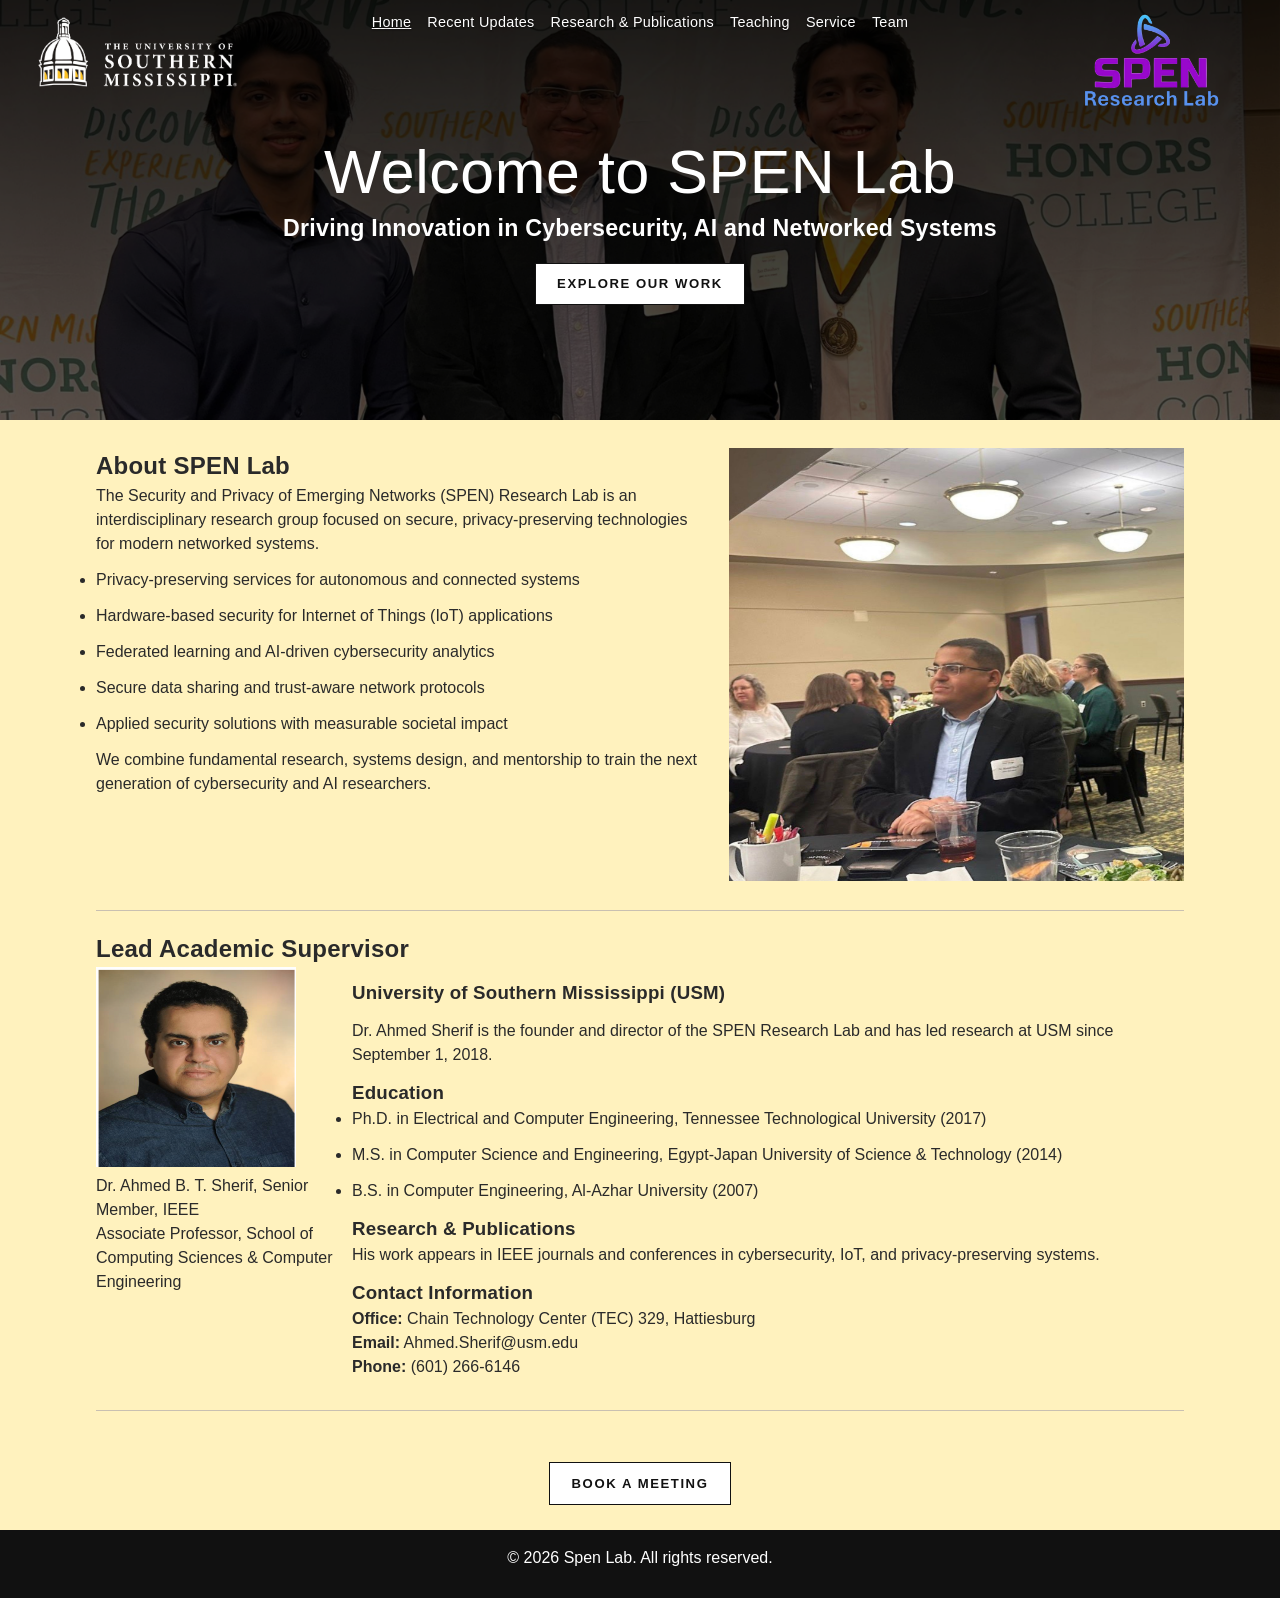
<file: SPEN--main/index.html>
<!DOCTYPE html>
<html lang="en">
<head>
  <meta charset="UTF-8" />
  <meta name="viewport" content="width=device-width, initial-scale=1.0, maximum-scale=5.0"/>
  <meta name="description" content="Spen Lab - Driving Innovation in Cybersecurity, AI, and Networked Systems at University of Southern Mississippi">
  <meta name="theme-color" content="#000000">
  <title>Spen Lab - Home</title>
  <link rel="stylesheet" href="CSS/style.css" />
</head>
<body class="home-page">

  <header>
    <div class="header-left">
      <img src="images/southern miss logo.png" alt="Southern Miss Logo" class="left-logo" width="600" height="600" />
    </div>

    <div class="header-center">
      <button class="nav-toggle" id="navToggle" aria-label="Toggle navigation">&#9776;</button>
      <nav id="navbar" class="nav-bar-bg">
        <ul>
          <li><a href="index.html" class="active">Home</a></li>
          <li><a href="updates.html">Recent Updates</a></li>
          <li><a href="research.html">Research &amp; Publications</a></li>
          <li><a href="teaching.html">Teaching</a></li>
          <li><a href="service.html">Service</a></li>
          <li><a href="team.html">Team</a></li>
        </ul>
      </nav>
    </div>

    <div class="header-right">
      <img src="images/spen lab.png" alt="Spen Lab Logo" class="right-logo" width="600" height="600" />
    </div>
  </header>

  <section class="icon-strip" aria-hidden="true"></section>

  <section class="hero home-hero mockup-hero">
    <img src="images/image 1.png" alt="SPEN Lab collaborative space" class="hero-background-image" />
    <div class="hero-overlay"></div>
    <div class="hero-content">
      <h1 class="headline">Welcome to SPEN Lab</h1>
      <h2 class="sub-headline">Driving Innovation in Cybersecurity, AI and Networked Systems</h2>
      <div class="hero-buttons">
        <a href="research.html" class="cta-button">Explore Our Work</a>
      </div>
    </div>
  </section>

  <main class="home-main">
    <section class="about-split">
      <div class="about-copy">
        <h2>About SPEN Lab</h2>
        <p>
          The Security and Privacy of Emerging Networks (SPEN) Research Lab is an interdisciplinary research
          group focused on secure, privacy-preserving technologies for modern networked systems.
        </p>
        <ul>
          <li>Privacy-preserving services for autonomous and connected systems</li>
          <li>Hardware-based security for Internet of Things (IoT) applications</li>
          <li>Federated learning and AI-driven cybersecurity analytics</li>
          <li>Secure data sharing and trust-aware network protocols</li>
          <li>Applied security solutions with measurable societal impact</li>
        </ul>
        <p>
          We combine fundamental research, systems design, and mentorship to train the next generation
          of cybersecurity and AI researchers.
        </p>
      </div>
      <div class="about-media">
        <img src="images/image 2.jpg" alt="SPEN Lab students and faculty collaboration" width="650" height="433" />
      </div>
    </section>

    <section class="supervisor-panel" id="supervisor">
      <h2>Lead Academic Supervisor</h2>
      <div class="supervisor-grid">
        <figure class="supervisor-photo-block">
          <img src="images/1.png" alt="Dr. Ahmed B. T. Sherif" class="professor-photo-large" width="200" height="200" />
          <figcaption>
            Dr. Ahmed B. T. Sherif, Senior Member, IEEE<br>
            Associate Professor, School of Computing Sciences &amp; Computer Engineering
          </figcaption>
        </figure>

        <div class="supervisor-details">
          <p>
          <h3>University of Southern Mississippi (USM)</h3>
          </p>
          <p>
            Dr. Ahmed Sherif is the founder and director of the SPEN Research Lab and has led
            research at USM since September 1, 2018.
          </p>
          <h3>Education</h3>
          <ul>
            <li>Ph.D. in Electrical and Computer Engineering, Tennessee Technological University (2017)</li>
            <li>M.S. in Computer Science and Engineering, Egypt-Japan University of Science &amp; Technology (2014)</li>
            <li>B.S. in Computer Engineering, Al-Azhar University (2007)</li>
          </ul>
          <h3>Research &amp; Publications</h3>
          <p>
            His work appears in IEEE journals and conferences in cybersecurity, IoT, and privacy-preserving systems.
          </p>
          <h3>Contact Information</h3>
          <p>
            <strong>Office:</strong> Chain Technology Center (TEC) 329, Hattiesburg<br>
            <strong>Email:</strong> <a href="mailto:Ahmed.Sherif@usm.edu">Ahmed.Sherif@usm.edu</a><br>
            <strong>Phone:</strong> (601) 266-6146
          </p>
        </div>
      </div>
    </section>
  </main>

  <section class="book-meeting-cta">
    <a href="https://calendly.com/muhammadsabih2/30min" class="submit-button" target="_blank" rel="noopener noreferrer">Book a Meeting</a>
  </section>

  <footer>
    <p>&copy; <span id="year"></span> Spen Lab. All rights reserved.</p>
  </footer>

  <script src="js/script.js"></script>
</body>
</html>
</file>
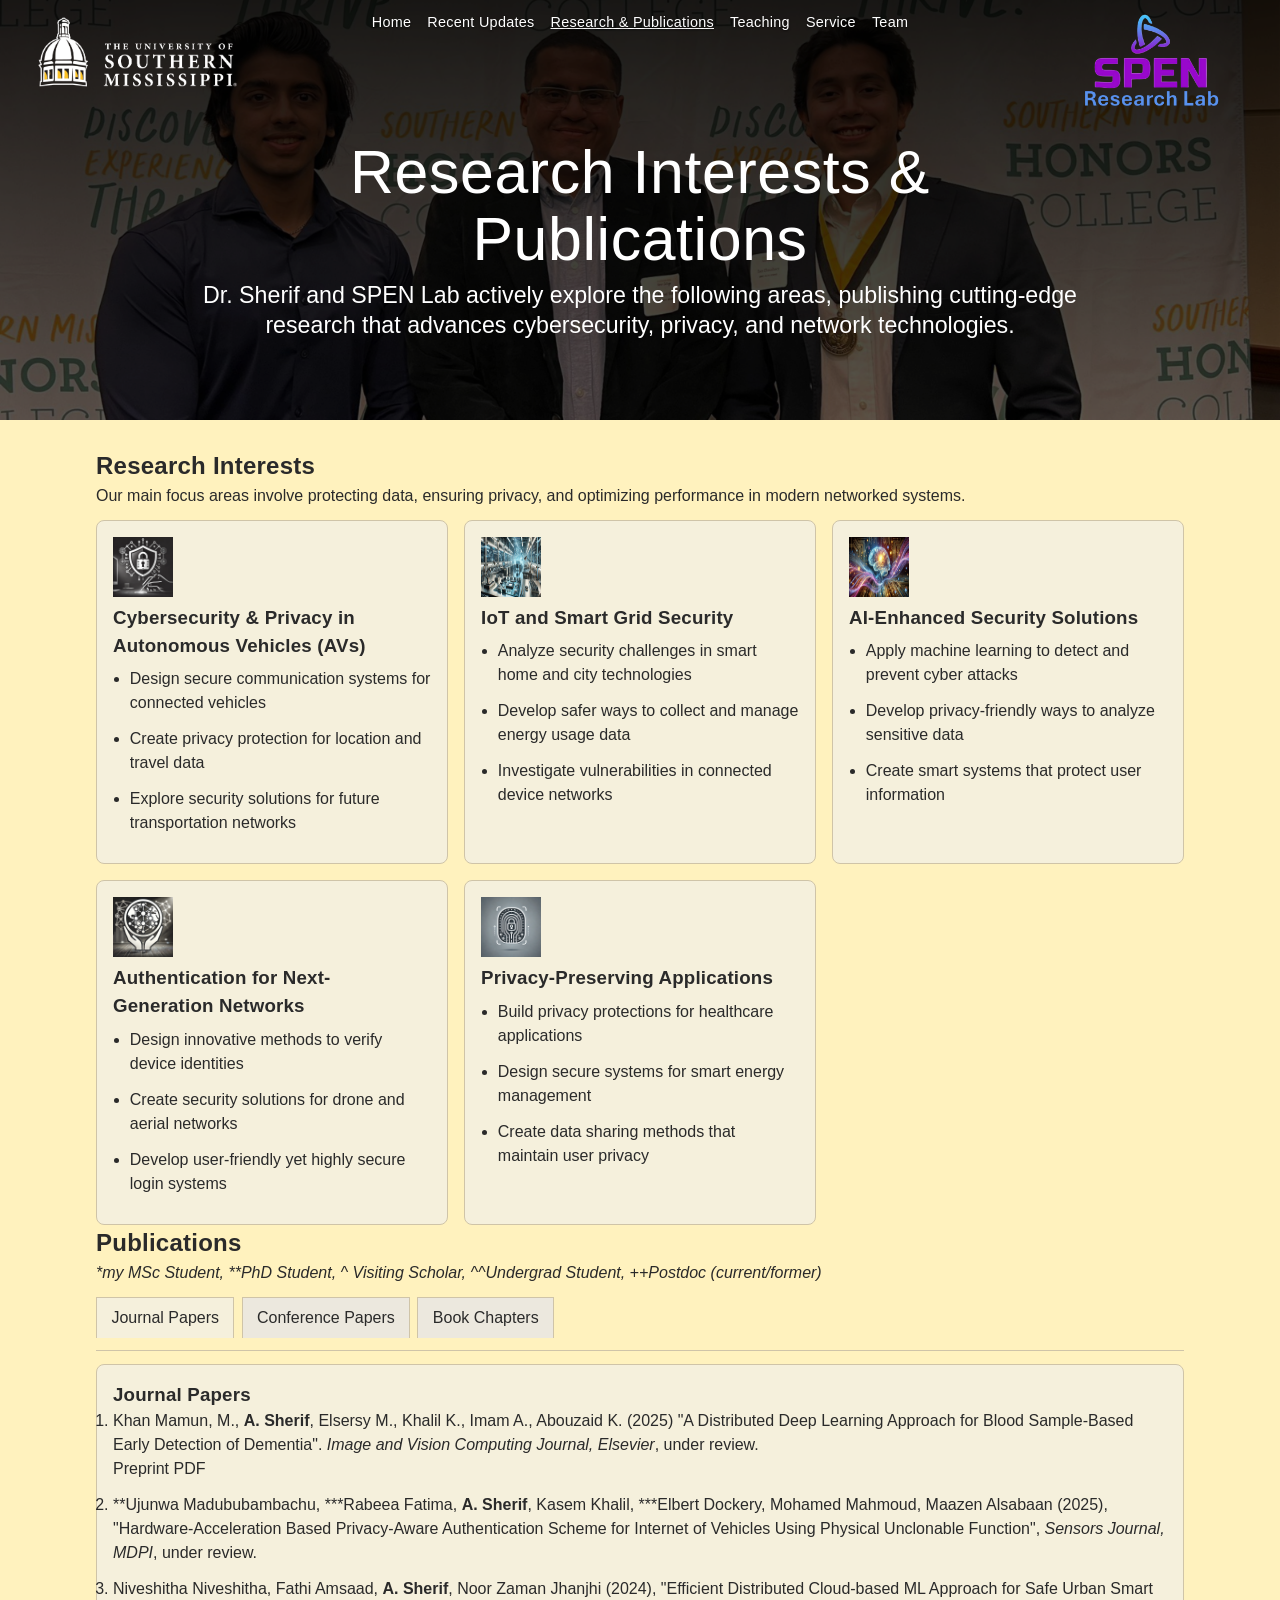
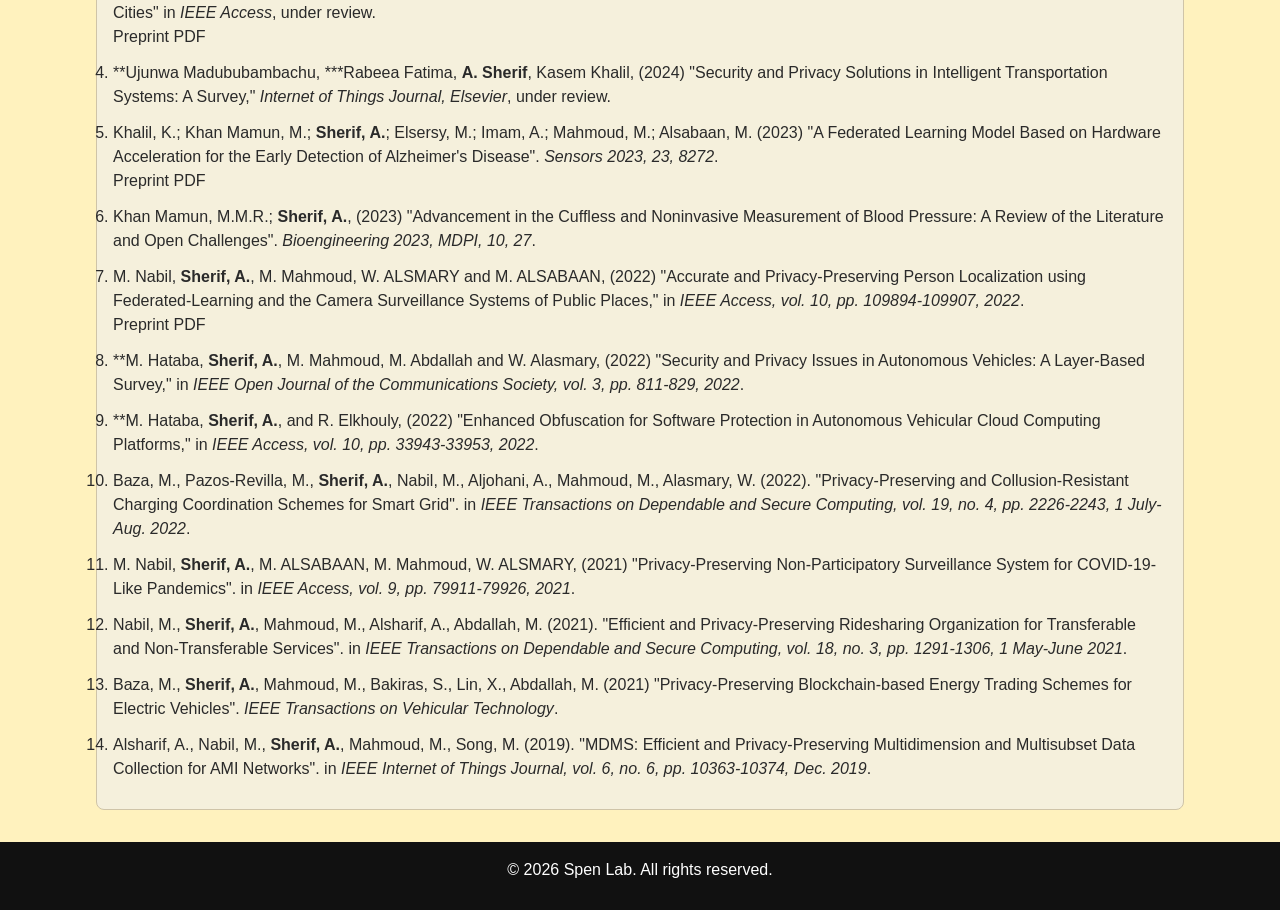
<file: SPEN--main/research.html>
<!DOCTYPE html>
<html lang="en">
<head>
  <meta charset="UTF-8" />
  <meta name="viewport" content="width=device-width, initial-scale=1.0, maximum-scale=5.0"/>
  <meta name="description" content="Spen Lab's research interests and publications in cybersecurity, privacy, and networked systems.">
  <meta name="theme-color" content="#000000">
  <title>Spen Lab - Research &amp; Publications</title>
  <link rel="stylesheet" href="CSS/style.css" />
</head>
<body class="research-page">
  <!-- Preloader -->
  <div class="preloader">
    <div class="loader"></div>
  </div>

  <!-- Header (Left-Center-Right Layout) -->
  <header>
    <div class="header-left">
      <img src="images/southern miss logo.png" alt="Southern Miss Logo" class="left-logo" />
    </div>

    <div class="header-center">
      <button class="nav-toggle" id="navToggle" aria-label="Toggle navigation">&#9776;</button>
      <nav id="navbar" class="nav-bar-bg">
        <ul>
          <li><a href="index.html">Home</a></li>
          <li><a href="updates.html">Recent Updates</a></li>
          <li><a href="research.html" class="active">Research & Publications</a></li>
          <li><a href="teaching.html">Teaching</a></li>
          <li><a href="service.html">Service</a></li>
          <li><a href="team.html">Team</a></li>
        </ul>
      </nav>
    </div>

    <div class="header-right">
      <img src="images/spen lab.png" alt="Spen Lab Logo" class="right-logo" />
    </div>
  </header>   <!-- Hero / Title Section -->
  <section class="research-hero-banner">
    <img src="images/image 1.png" alt="SPEN Lab research environment" class="research-hero-bg" />
    <div class="research-hero-overlay"></div>
    <div class="research-hero-content">
      <h1>Research Interests &amp; Publications</h1>
      <p>
        Dr. Sherif and SPEN Lab actively explore the following areas,
        publishing cutting-edge research that advances cybersecurity,
        privacy, and network technologies.
      </p>
    </div>
  </section><main>
    <!-- Research Interests -->
    <section class="research-interests">
      <h2>Research Interests</h2>
      <p class="interests-intro">
        Our main focus areas involve protecting data, ensuring privacy,
        and optimizing performance in modern networked systems.
      </p>

      <div class="interests-grid">
        <div class="interests-card" tabindex="0">
          <img src="images/Security Icon.png" data-src="images/Security Icon.png" alt="Autonomous Vehicle Security" class="card-icon" width="60" height="60">
          <h3>Cybersecurity &amp; Privacy in Autonomous Vehicles (AVs)</h3>
          <ul>
            <li>Design secure communication systems for connected vehicles</li>
            <li>Create privacy protection for location and travel data</li>
            <li>Explore security solutions for future transportation networks</li>
          </ul>
        </div>
        <div class="interests-card" tabindex="0">
          <img src="images/Hardware.png" data-src="images/Hardware.png" alt="IoT Security" class="card-icon" width="60" height="60">
          <h3>IoT and Smart Grid Security</h3>
          <ul>
            <li>Analyze security challenges in smart home and city technologies</li>
            <li>Develop safer ways to collect and manage energy usage data</li>
            <li>Investigate vulnerabilities in connected device networks</li>
          </ul>
        </div>
        <div class="interests-card" tabindex="0">
          <img src="images/AI.png" data-src="images/AI.png" alt="AI-Enhanced Security" class="card-icon" width="60" height="60">
          <h3>AI-Enhanced Security Solutions</h3>
          <ul>
            <li>Apply machine learning to detect and prevent cyber attacks</li>
            <li>Develop privacy-friendly ways to analyze sensitive data</li>
            <li>Create smart systems that protect user information</li>
          </ul>
        </div>
        <div class="interests-card" tabindex="0">
          <img src="images/Networks Icon.png" data-src="images/Networks Icon.png" alt="Authentication" class="card-icon" width="60" height="60">
          <h3>Authentication for Next-Generation Networks</h3>
          <ul>
            <li>Design innovative methods to verify device identities</li>
            <li>Create security solutions for drone and aerial networks</li>
            <li>Develop user-friendly yet highly secure login systems</li>
          </ul>
        </div>
        <div class="interests-card" tabindex="0">
          <img src="images/Privacy Icon.png" data-src="images/Privacy Icon.png" alt="Privacy" class="card-icon" width="60" height="60">
          <h3>Privacy-Preserving Applications</h3>
          <ul>
            <li>Build privacy protections for healthcare applications</li>
            <li>Design secure systems for smart energy management</li>
            <li>Create data sharing methods that maintain user privacy</li>
          </ul>
        </div>
      </div>
    </section>

    <!-- Publications with Tabs -->
    <section class="publications-section">
      <h2>Publications</h2>
      <p>
        <em>*my MSc Student, **PhD Student, ^ Visiting Scholar, ^^Undergrad Student, ++Postdoc (current/former)</em>
      </p>

      <!-- Tab Links -->
      <ul class="tab-list">
        <li class="tab-link active" data-tab="journal-tab">Journal Papers</li>
        <li class="tab-link" data-tab="conf-tab">Conference Papers</li>
        <li class="tab-link" data-tab="books-tab">Book Chapters</li>
      </ul>

      <!-- Tab Content #1: Journal Papers -->
      <div id="journal-tab" class="tab-content active">
        <h3>Journal Papers</h3>
        <ol>
          <li>Khan Mamun, M., <strong>A. Sherif</strong>, Elsersy M., Khalil K., Imam A., Abouzaid K. (2025) "A Distributed Deep Learning Approach for Blood Sample-Based Early Detection of Dementia". <em>Image and Vision Computing Journal, Elsevier</em>, under review.
            <div class="publication-resources">
              <a href="resources/papers/sample-paper-preprint.pdf.txt" class="resource-link" download>
                <i class="resource-icon paper-icon"></i>Preprint PDF
              </a>
            </div>
          </li>

          <li>**Ujunwa Madububambachu, ***Rabeea Fatima, <strong>A. Sherif</strong>, Kasem Khalil, ***Elbert Dockery, Mohamed Mahmoud, Maazen Alsabaan (2025), "Hardware-Acceleration Based Privacy-Aware Authentication Scheme for Internet of Vehicles Using Physical Unclonable Function", <em>Sensors Journal, MDPI</em>, under review.</li>

          <li>Niveshitha Niveshitha, Fathi Amsaad, <strong>A. Sherif</strong>, Noor Zaman Jhanjhi (2024), "Efficient Distributed Cloud-based ML Approach for Safe Urban Smart Cities" in <em>IEEE Access</em>, under review.
            <div class="publication-resources">
              <a href="resources/papers/smart-cities-ml-preprint.pdf" class="resource-link" download><i class="resource-icon paper-icon"></i>Preprint PDF</a>
            </div>
          </li>

          <li>**Ujunwa Madububambachu, ***Rabeea Fatima, <strong>A. Sherif</strong>, Kasem Khalil, (2024) "Security and Privacy Solutions in Intelligent Transportation Systems: A Survey," <em>Internet of Things Journal, Elsevier</em>, under review.</li>

          <li>Khalil, K.; Khan Mamun, M.; <strong>Sherif, A.</strong>; Elsersy, M.; Imam, A.; Mahmoud, M.; Alsabaan, M. (2023) "A Federated Learning Model Based on Hardware Acceleration for the Early Detection of Alzheimer's Disease". <em>Sensors 2023, 23, 8272</em>.
            <div class="publication-resources">
              <a href="resources/papers/sample-paper-preprint.pdf.txt" class="resource-link" download>
                <i class="resource-icon paper-icon"></i>Preprint PDF
              </a>
            </div>
          </li>

          <li>Khan Mamun, M.M.R.; <strong>Sherif, A.</strong>, (2023) "Advancement in the Cuffless and Noninvasive Measurement of Blood Pressure: A Review of the Literature and Open Challenges". <em>Bioengineering 2023, MDPI, 10, 27</em>.</li>

          <li>M. Nabil, <strong>Sherif, A.</strong>, M. Mahmoud, W. ALSMARY and M. ALSABAAN, (2022) "Accurate and Privacy-Preserving Person Localization using Federated-Learning and the Camera Surveillance Systems of Public Places," in <em>IEEE Access, vol. 10, pp. 109894-109907, 2022</em>.
            <div class="publication-resources">
              <a href="resources/papers/sample-paper-preprint.pdf.txt" class="resource-link" download>
                <i class="resource-icon paper-icon"></i>Preprint PDF
              </a>
            </div>
          </li>

          <li>**M. Hataba, <strong>Sherif, A.</strong>, M. Mahmoud, M. Abdallah and W. Alasmary, (2022) "Security and Privacy Issues in Autonomous Vehicles: A Layer-Based Survey," in <em>IEEE Open Journal of the Communications Society, vol. 3, pp. 811-829, 2022</em>.</li>

          <li>**M. Hataba, <strong>Sherif, A.</strong>, and R. Elkhouly, (2022) "Enhanced Obfuscation for Software Protection in Autonomous Vehicular Cloud Computing Platforms," in <em>IEEE Access, vol. 10, pp. 33943-33953, 2022</em>.</li>

          <li>Baza, M., Pazos-Revilla, M., <strong>Sherif, A.</strong>, Nabil, M., Aljohani, A., Mahmoud, M., Alasmary, W. (2022). "Privacy-Preserving and Collusion-Resistant Charging Coordination Schemes for Smart Grid". in <em>IEEE Transactions on Dependable and Secure Computing, vol. 19, no. 4, pp. 2226-2243, 1 July-Aug. 2022</em>.</li>

          <li>M. Nabil, <strong>Sherif, A.</strong>, M. ALSABAAN, M. Mahmoud, W. ALSMARY, (2021) "Privacy-Preserving Non-Participatory Surveillance System for COVID-19-Like Pandemics". in <em>IEEE Access, vol. 9, pp. 79911-79926, 2021</em>.</li>

          <li>Nabil, M., <strong>Sherif, A.</strong>, Mahmoud, M., Alsharif, A., Abdallah, M. (2021). "Efficient and Privacy-Preserving Ridesharing Organization for Transferable and Non-Transferable Services". in <em>IEEE Transactions on Dependable and Secure Computing, vol. 18, no. 3, pp. 1291-1306, 1 May-June 2021</em>.</li>

          <li>Baza, M., <strong>Sherif, A.</strong>, Mahmoud, M., Bakiras, S., Lin, X., Abdallah, M. (2021) "Privacy-Preserving Blockchain-based Energy Trading Schemes for Electric Vehicles". <em>IEEE Transactions on Vehicular Technology</em>.</li>

          <li>Alsharif, A., Nabil, M., <strong>Sherif, A.</strong>, Mahmoud, M., Song, M. (2019). "MDMS: Efficient and Privacy-Preserving Multidimension and Multisubset Data Collection for AMI Networks". in <em>IEEE Internet of Things Journal, vol. 6, no. 6, pp. 10363-10374, Dec. 2019</em>.</li>
        </ol>
      </div>

      <!-- Tab Content #2: Conference Papers -->
      <div id="conf-tab" class="tab-content">
        <h3>Conference Papers</h3>
        <ol>
          <li>Kasem Khalil, Md Rahat Kader Khan, <strong>A. Sherif</strong>, Ashok Kumar, and Magdy Bayoumi, "Secure and Efficient Physically Unclonable Function Architecture with Feedback Loops" <em>IEEE 2025 18th Dallas Circuits and Systems Conference (DCAS'25)</em>, TX, USA, April 11-13, 2025, under review.</li>

          <li>**Muhammad Zain Chaudhary, **Eduardo Hernandez Escobar, <strong>A. Sherif</strong>, Kasem Khalil, and Rabab Abdelfatah "Dynamic Key-Based Privacy-Preserving Authentication Scheme for Internet of Drones", <em>IEEE SoutheastCon 2025</em>, Charlotte, NC, USA, March 22-23, 2025, under review.</li>

          <li>***Tim Leonhardt, <strong>A. Sherif</strong>, and Mohamed Elsersy "Performance Comparison of Machine Learning and Federated Learning for Intrusion Detection in Vehicular Ad-Hoc Networks" <em>IEEE 4th International Conference on Computing and Machine Intelligence (ICMI 2025)</em>, Michigan, USA, April 05-06, 2025, under review.</li>

          <li>**U. Madububambachu, ***R. Fatima, ***K. White, ***J. Riley, <strong>A. Sherif</strong> and K. Khalil, "Hardware-Acceleration Based Privacy-Aware Authentication Scheme for Internet of Vehicles," <em>2024 IEEE 3rd International Conference on Computing and Machine Intelligence (ICMI)</em>, Mt Pleasant, MI, USA, 2024, pp. 1-5.</li>

          <li>***J. Romeo, **M. Abbass, <strong>A. Sherif</strong>, M. M. R. Khan Mamun, M. Elsersy, and K. Khalil, "Privacy-Preserving Machine Learning for E-Health Applications: A Survey," <em>2024 IEEE 3rd International Conference on Computing and Machine Intelligence (ICMI)</em>, Mt Pleasant, MI, USA, 2024, pp. 1-6.</li>

          <li>K. Khalil, R. Abdelfattah, K. Abdelfatah and <strong>A. Sherif</strong>, "Hardware Acceleration-Based Scheme for UNET Implementation Using FPGA," <em>2024 IEEE 3rd International Conference on Computing and Machine Intelligence (ICMI)</em>, Mt Pleasant, MI, USA, 2024, pp. 1-5.</li>

          <li>K. Khalil, M. R. Khan, M. Bayoumi and <strong>A. Sherif</strong>, "Efficient Hardware Design of Convolutional Neural Networks for Accelerated Deep Learning," <em>2024 IEEE 67th International Midwest Symposium on Circuits and Systems (MWSCAS)</em>, Springfield, MA, USA, 2024, pp. 1075-1079.</li>

          <li>**Eduardo Hernandez Escobar, ***Zain Chaudhary, <strong>A. Sherif</strong>, Mohamed Elsersy, Kasem Khalil, "A Novel Classification of Authentication Schemes for Internet of Drones," <em>5th International Symposium on Intelligent Computing Systems - ISICS 2024</em>, Springer, 06-07 November 2024, Sharjah, UAE, accepted.</li>

          <li>**R. P. Swiley, **R. Alsulieman, <strong>A. Sherif</strong>, M. Elsersy, and K. Khalil, "Taxonomy of Proactive Detection Methods of Drunk Driving for Enhancing Traffic Safety," <em>2024 IEEE 17th International Symposium on Embedded Multicore/Many-core Systems-on-Chip (MCSoC)</em>, Kuala Lumpur, Malaysia, 2024, pp. 294-301.</li>

          <li>***Kayla White, **Ujunwa Madububa Mbachu, <strong>Sherif, A.</strong>, Kasem Khalil, "Privacy-Aware and Hardware Acceleration-Based Aggregation Scheme for Smart Grid Networks", <em>2023 IEEE Eighth International Conference On Mobile And Secure Services (MobiSecServ)</em>, Miami, Florida, USA, 4-5 November 2023.</li>

          <li>**Ujunwa Madububa Mbachu, ***Kayla White, ***Kenechukwu Sibeudu, <strong>Sherif, A.</strong>, Mohamed Elsersy, (2023) "Secure and Privacy-Preserving Aggregation Scheme For Traffic Management Systems", <em>IEEE International Conference on Artificial Intelligence, Blockchain, and Internet of Things (AIBThings)</em>, September 16-17, 2023, Michigan, USA.</li>

          <li>***Christopher Bourn, ***Joseph Heirendt, ***Kamsiyochukwu Ben-chiob, ***Alexander Haastrup, <strong>Sherif, A.</strong>, Mohamed Elsersy, (2023) "Privacy-Preserving Data Sharing Scheme for E-Health Systems", <em>IEEE 2023 9th International Conference on Information Technology Trends (ITT)</em>, Dubai, United Arab Emirates, 2023, pp. 20-25.</li>

          <li>***Alexander Haastrup, **Muhammad A Hataba, <strong>Sherif, A.</strong>, Mohamed Elsersy, (2023) "Privacy-Aware Blockchain-Based AV Parking System Registration Scheme", <em>2023 IEEE International Conference on Assured Autonomy (IEEE ICAA'23)</em>, June 6-8, 2023, Maryland, USA.</li>

          <li>***Matthew Watkins, ***Colby Dorsey, ***Daniel Rennier, ***Timothy Polley, <strong>Sherif, A.</strong>, Mohamed Elsersy, (2022) "Privacy-Preserving Data Aggregation Scheme for E-Health", <em>2nd International Conference on Emerging Technologies and Intelligent Systems (ICETIS 2022)</em>, Springer, 02-03 September 2023 <strong>(Best Paper Award)</strong>.</li>
        </ol>
      </div>

      <!-- Tab Content #3: Book Chapters -->
      <div id="books-tab" class="tab-content">
        <h3>Book Chapters</h3>
        <ol>
          <li><strong>A. Sherif</strong>, M. Ismail, M. Mahmoud, K. Akkaya, E. Serpedin, K. Qaraqe, "Privacy Preserving Power Charging Coordination Scheme in the Smart Grid", in <em>Transportation and Power Grid in Smart Cities: Communication Networks and Services</em>, John Wiley, UK. 2018.</li>

          <li>"Digital Transformation and Emerging Technologies for Tackling COVID-19 Pandemic, Studies in Systems, Decision and Control", published by Springer. Chapter: "Digital Transformation and Emerging Technologies for Fighting COVID-19 Pandemic: Innovative Approaches", Mohamed Elsersy, <strong>A. Sherif</strong>, Ashraf Darwish, Abu Ella Hassanien, 2020.</li>
        </ol>
      </div>
    </section>
  </main>

  <footer>
    <p>&copy; <span id="year"></span> Spen Lab. All rights reserved.</p>
  </footer>
  <script src="js/script.js"></script>
</body>
</html>
</file>
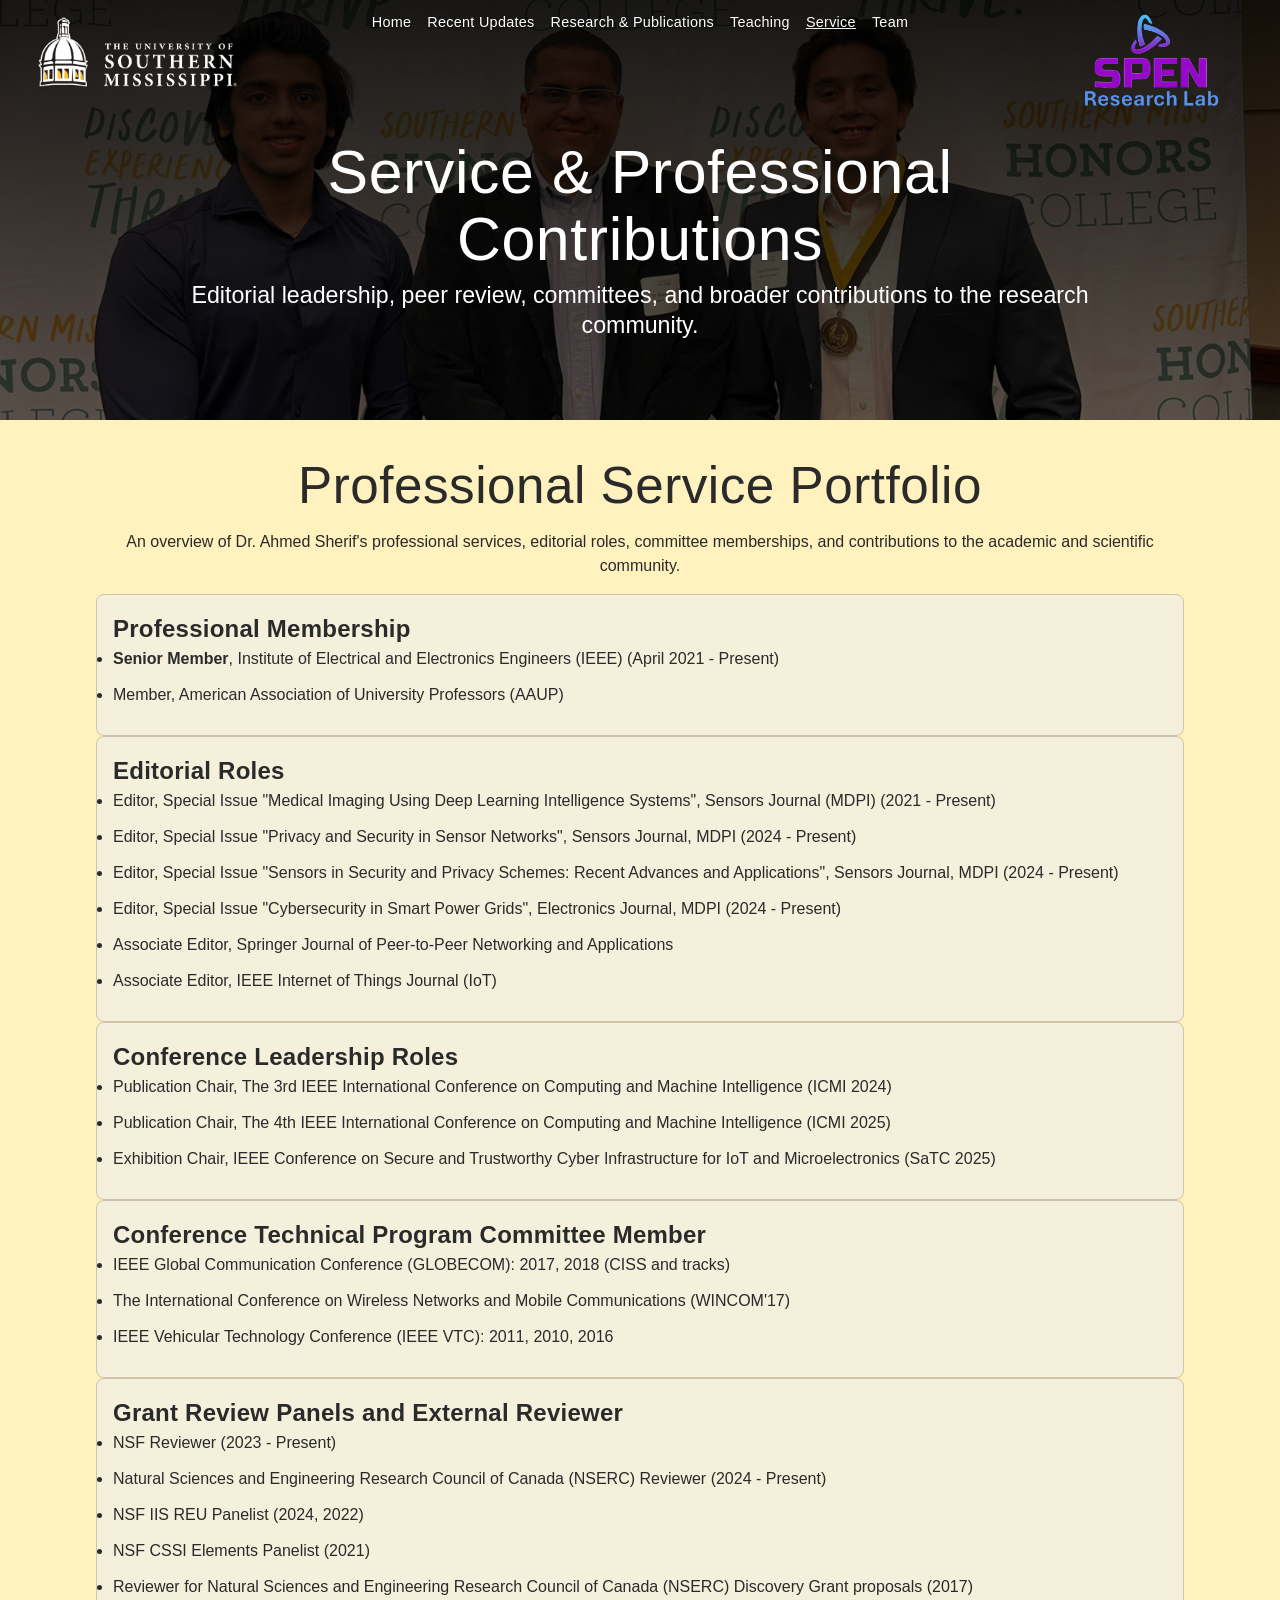
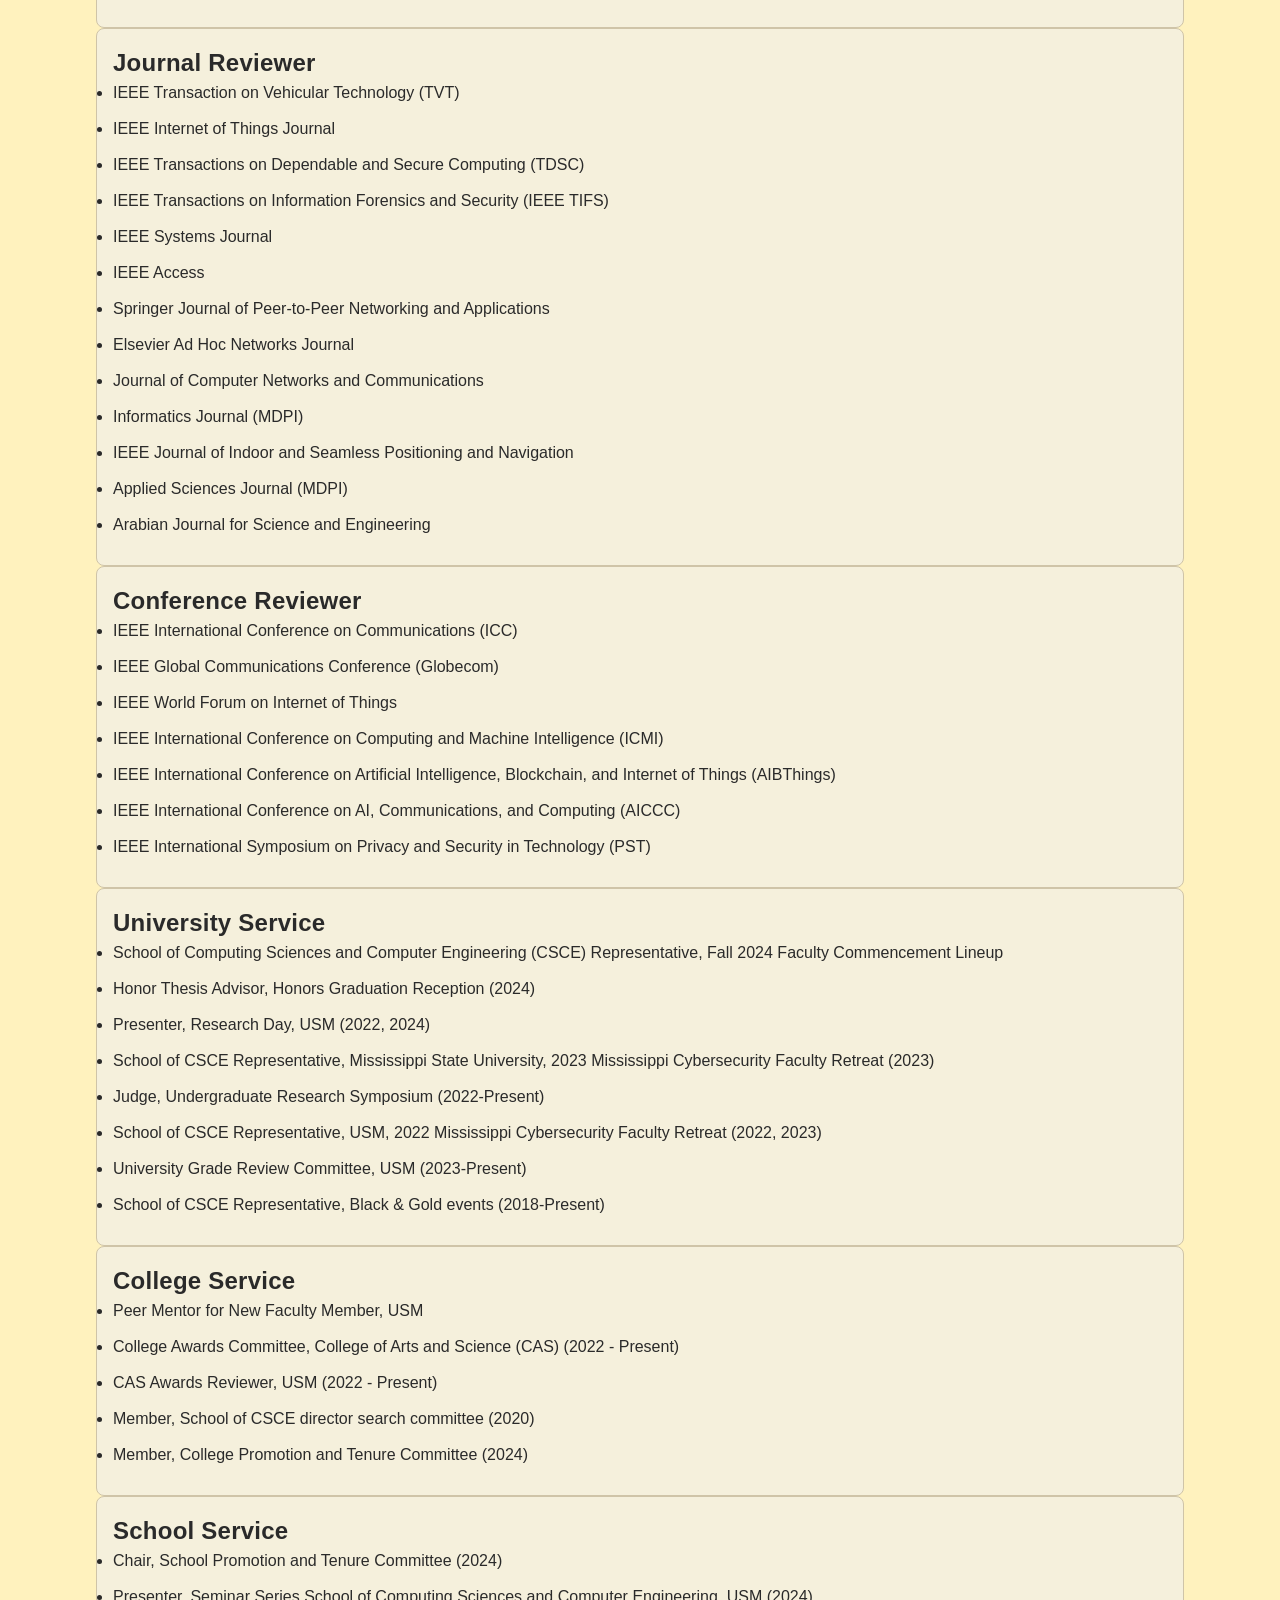
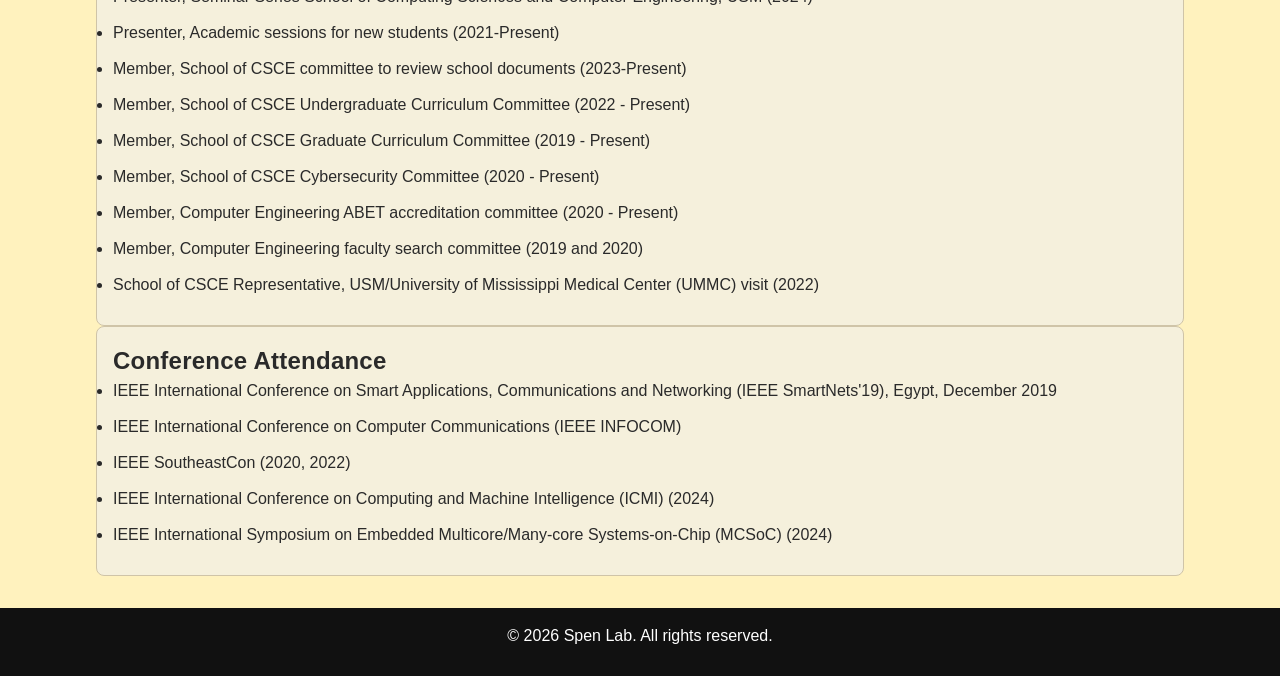
<file: SPEN--main/service.html>
<!DOCTYPE html>
<html lang="en">
<head>
  <meta charset="UTF-8" />
  <meta name="viewport" content="width=device-width, initial-scale=1.0"/>
  <meta name="description" content="Dr. Ahmed Sherif's professional services, editorial roles, committee memberships, and contributions at Spen Lab">
  <meta name="theme-color" content="#000000">
  <title>Spen Lab - Service</title>
  <link rel="stylesheet" href="CSS/style.css" />
</head>
<body class="service-page">
  <header>
    <div class="header-left">
      <img src="images/southern miss logo.png" alt="Southern Miss Logo" class="left-logo" />
    </div>
    <div class="header-center">
      <button class="nav-toggle" id="navToggle" aria-label="Toggle navigation">&#9776;</button>
      <nav id="navbar" class="nav-bar-bg">
        <ul>
          <li><a href="index.html">Home</a></li>
          <li><a href="updates.html">Recent Updates</a></li>
          <li><a href="research.html">Research &amp; Publications</a></li>
          <li><a href="teaching.html">Teaching</a></li>
          <li><a href="service.html" class="active">Service</a></li>
          <li><a href="team.html">Team</a></li>
        </ul>
      </nav>
    </div>
    <div class="header-right">
      <img src="images/spen lab.png" alt="Spen Lab Logo" class="right-logo" />
    </div>
  </header>

  <section class="service-hero-banner">
    <img src="images/image 1.png" alt="Professional and academic service" class="service-hero-bg" />
    <div class="service-hero-overlay"></div>
    <div class="service-hero-content">
      <h1>Service &amp; Professional Contributions</h1>
      <p>Editorial leadership, peer review, committees, and broader contributions to the research community.</p>
    </div>
  </section>

  <main>
    <section class="page-title service-intro">
      <h2>Professional Service Portfolio</h2>
      <p>
        An overview of Dr. Ahmed Sherif's professional services, editorial roles, committee memberships,
        and contributions to the academic and scientific community.
      </p>
    </section>

    <section class="info-card">
      <h2>Professional Membership</h2>
      <ul>
        <li><strong>Senior Member</strong>, Institute of Electrical and Electronics Engineers (IEEE) (April 2021 - Present)</li>
        <li>Member, American Association of University Professors (AAUP)</li>
      </ul>
    </section>

    <section class="info-card">
      <h2>Editorial Roles</h2>
      <ul>
        <li>Editor, Special Issue "Medical Imaging Using Deep Learning Intelligence Systems", Sensors Journal (MDPI) (2021 - Present)</li>
        <li>Editor, Special Issue "Privacy and Security in Sensor Networks", Sensors Journal, MDPI (2024 - Present)</li>
        <li>Editor, Special Issue "Sensors in Security and Privacy Schemes: Recent Advances and Applications", Sensors Journal, MDPI (2024 - Present)</li>
        <li>Editor, Special Issue "Cybersecurity in Smart Power Grids", Electronics Journal, MDPI (2024 - Present)</li>
        <li>Associate Editor, Springer Journal of Peer-to-Peer Networking and Applications</li>
        <li>Associate Editor, IEEE Internet of Things Journal (IoT)</li>
      </ul>
    </section>

    <section class="info-card">
      <h2>Conference Leadership Roles</h2>
      <ul>
        <li>Publication Chair, The 3rd IEEE International Conference on Computing and Machine Intelligence (ICMI 2024)</li>
        <li>Publication Chair, The 4th IEEE International Conference on Computing and Machine Intelligence (ICMI 2025)</li>
        <li>Exhibition Chair, IEEE Conference on Secure and Trustworthy Cyber Infrastructure for IoT and Microelectronics (SaTC 2025)</li>
      </ul>
    </section>

    <section class="info-card">
      <h2>Conference Technical Program Committee Member</h2>
      <ul>
        <li>IEEE Global Communication Conference (GLOBECOM): 2017, 2018 (CISS and tracks)</li>
        <li>The International Conference on Wireless Networks and Mobile Communications (WINCOM'17)</li>
        <li>IEEE Vehicular Technology Conference (IEEE VTC): 2011, 2010, 2016</li>
      </ul>
    </section>

    <section class="info-card">
      <h2>Grant Review Panels and External Reviewer</h2>
      <ul>
        <li>NSF Reviewer (2023 - Present)</li>
        <li>Natural Sciences and Engineering Research Council of Canada (NSERC) Reviewer (2024 - Present)</li>
        <li>NSF IIS REU Panelist (2024, 2022)</li>
        <li>NSF CSSI Elements Panelist (2021)</li>
        <li>Reviewer for Natural Sciences and Engineering Research Council of Canada (NSERC) Discovery Grant proposals (2017)</li>
      </ul>
    </section>

    <section class="info-card">
      <h2>Journal Reviewer</h2>
      <ul>
        <li>IEEE Transaction on Vehicular Technology (TVT)</li>
        <li>IEEE Internet of Things Journal</li>
        <li>IEEE Transactions on Dependable and Secure Computing (TDSC)</li>
        <li>IEEE Transactions on Information Forensics and Security (IEEE TIFS)</li>
        <li>IEEE Systems Journal</li>
        <li>IEEE Access</li>
        <li>Springer Journal of Peer-to-Peer Networking and Applications</li>
        <li>Elsevier Ad Hoc Networks Journal</li>
        <li>Journal of Computer Networks and Communications</li>
        <li>Informatics Journal (MDPI)</li>
        <li>IEEE Journal of Indoor and Seamless Positioning and Navigation</li>
        <li>Applied Sciences Journal (MDPI)</li>
        <li>Arabian Journal for Science and Engineering</li>
      </ul>
    </section>

    <section class="info-card">
      <h2>Conference Reviewer</h2>
      <ul>
        <li>IEEE International Conference on Communications (ICC)</li>
        <li>IEEE Global Communications Conference (Globecom)</li>
        <li>IEEE World Forum on Internet of Things</li>
        <li>IEEE International Conference on Computing and Machine Intelligence (ICMI)</li>
        <li>IEEE International Conference on Artificial Intelligence, Blockchain, and Internet of Things (AIBThings)</li>
        <li>IEEE International Conference on AI, Communications, and Computing (AICCC)</li>
        <li>IEEE International Symposium on Privacy and Security in Technology (PST)</li>
      </ul>
    </section>

    <section class="info-card">
      <h2>University Service</h2>
      <ul>
        <li>School of Computing Sciences and Computer Engineering (CSCE) Representative, Fall 2024 Faculty Commencement Lineup</li>
        <li>Honor Thesis Advisor, Honors Graduation Reception (2024)</li>
        <li>Presenter, Research Day, USM (2022, 2024)</li>
        <li>School of CSCE Representative, Mississippi State University, 2023 Mississippi Cybersecurity Faculty Retreat (2023)</li>
        <li>Judge, Undergraduate Research Symposium (2022-Present)</li>
        <li>School of CSCE Representative, USM, 2022 Mississippi Cybersecurity Faculty Retreat (2022, 2023)</li>
        <li>University Grade Review Committee, USM (2023-Present)</li>
        <li>School of CSCE Representative, Black & Gold events (2018-Present)</li>
      </ul>
    </section>

    <section class="info-card">
      <h2>College Service</h2>
      <ul>
        <li>Peer Mentor for New Faculty Member, USM</li>
        <li>College Awards Committee, College of Arts and Science (CAS) (2022 - Present)</li>
        <li>CAS Awards Reviewer, USM (2022 - Present)</li>
        <li>Member, School of CSCE director search committee (2020)</li>
        <li>Member, College Promotion and Tenure Committee (2024)</li>
      </ul>
    </section>

    <section class="info-card">
      <h2>School Service</h2>
      <ul>
        <li>Chair, School Promotion and Tenure Committee (2024)</li>
        <li>Presenter, Seminar Series School of Computing Sciences and Computer Engineering, USM (2024)</li>
        <li>Presenter, Academic sessions for new students (2021-Present)</li>
        <li>Member, School of CSCE committee to review school documents (2023-Present)</li>
        <li>Member, School of CSCE Undergraduate Curriculum Committee (2022 - Present)</li>
        <li>Member, School of CSCE Graduate Curriculum Committee (2019 - Present)</li>
        <li>Member, School of CSCE Cybersecurity Committee (2020 - Present)</li>
        <li>Member, Computer Engineering ABET accreditation committee (2020 - Present)</li>
        <li>Member, Computer Engineering faculty search committee (2019 and 2020)</li>
        <li>School of CSCE Representative, USM/University of Mississippi Medical Center (UMMC) visit (2022)</li>
      </ul>
    </section>

    <section class="info-card">
      <h2>Conference Attendance</h2>
      <ul>
        <li>IEEE International Conference on Smart Applications, Communications and Networking (IEEE SmartNets'19), Egypt, December 2019</li>
        <li>IEEE International Conference on Computer Communications (IEEE INFOCOM)</li>
        <li>IEEE SoutheastCon (2020, 2022)</li>
        <li>IEEE International Conference on Computing and Machine Intelligence (ICMI) (2024)</li>
        <li>IEEE International Symposium on Embedded Multicore/Many-core Systems-on-Chip (MCSoC) (2024)</li>
      </ul>
    </section>
  </main>

  <footer>
    <p>&copy; <span id="year"></span> Spen Lab. All rights reserved.</p>
  </footer>

  <script src="js/script.js"></script>
</body>
</html>
</file>
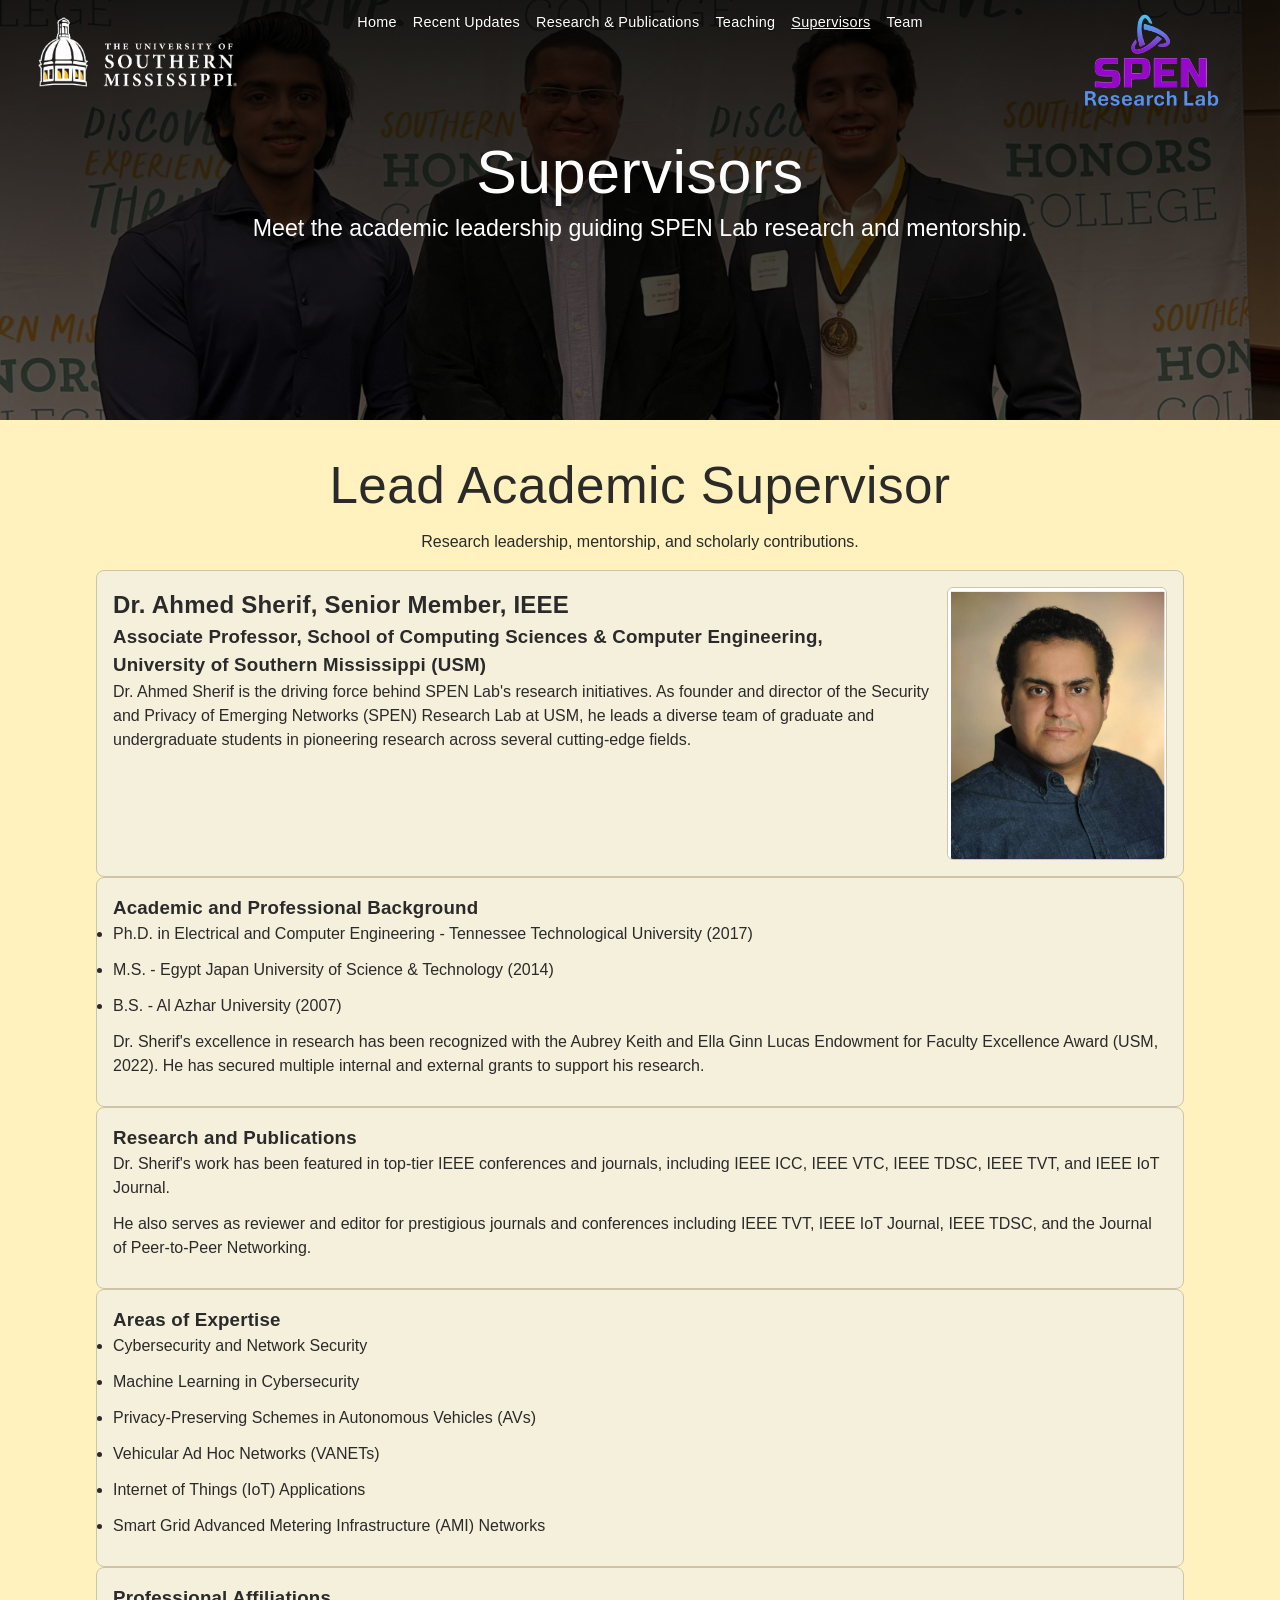
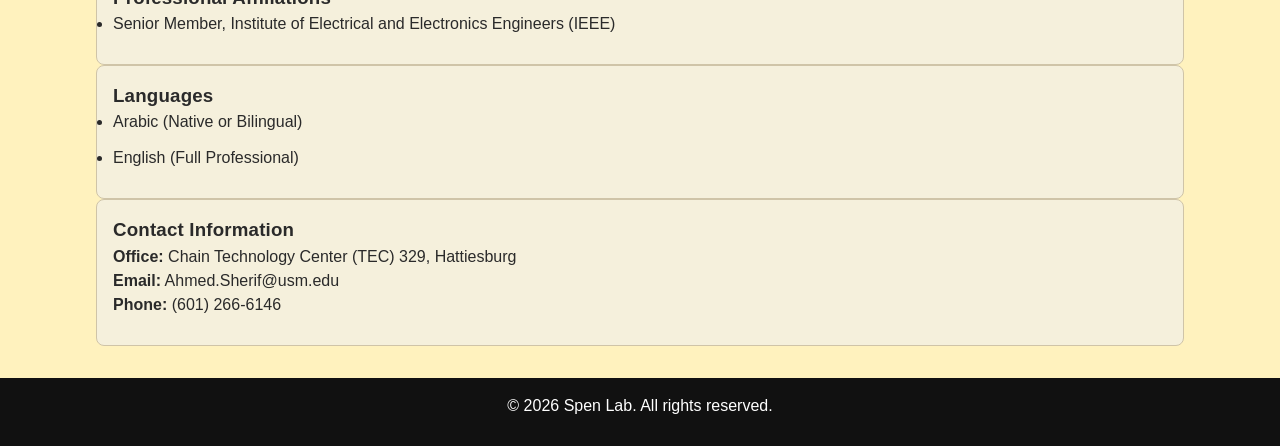
<file: SPEN--main/supervisors.html>
<!DOCTYPE html>
<html lang="en">
<head>
  <meta charset="UTF-8" />
  <meta name="viewport" content="width=device-width, initial-scale=1.0"/>
  <title>Spen Lab - Supervisors</title>
  <link rel="stylesheet" href="CSS/style.css" />
</head>
<body class="supervisors-page">

  <header>
    <div class="header-left">
      <img src="images/southern miss logo.png" alt="Southern Miss Logo" class="left-logo" />
    </div>

    <div class="header-center">
      <button class="nav-toggle" id="navToggle" aria-label="Toggle navigation">&#9776;</button>
      <nav id="navbar" class="nav-bar-bg">
        <ul>
          <li><a href="index.html">Home</a></li>
          <li><a href="updates.html">Recent Updates</a></li>
          <li><a href="research.html">Research &amp; Publications</a></li>
          <li><a href="teaching.html">Teaching</a></li>
          <li><a href="supervisors.html" class="active">Supervisors</a></li>
          <li><a href="team.html">Team</a></li>
        </ul>
      </nav>
    </div>

    <div class="header-right">
      <img src="images/spen lab.png" alt="Spen Lab Logo" class="right-logo" />
    </div>
  </header>

  <section class="supervisors-hero-banner">
    <img src="images/image 1.png" alt="SPEN academic leadership" class="supervisors-hero-bg" />
    <div class="supervisors-hero-overlay"></div>
    <div class="supervisors-hero-content">
      <h1>Supervisors</h1>
      <p>Meet the academic leadership guiding SPEN Lab research and mentorship.</p>
    </div>
  </section>

  <main>
    <section class="page-title supervisors-title">
      <h2>Lead Academic Supervisor</h2>
      <p>Research leadership, mentorship, and scholarly contributions.</p>
    </section>

    <section class="supervisor-hero">
      <div class="supervisor-text">
        <h2>Dr. Ahmed Sherif, Senior Member, IEEE</h2>
        <h3>
          Associate Professor, School of Computing Sciences &amp; Computer Engineering,<br>
          University of Southern Mississippi (USM)
        </h3>
        <p>
          Dr. Ahmed Sherif is the driving force behind SPEN Lab's research initiatives.
          As founder and director of the Security and Privacy of Emerging Networks (SPEN)
          Research Lab at USM, he leads a diverse team of graduate and undergraduate
          students in pioneering research across several cutting-edge fields.
        </p>
      </div>
      <img src="images/1.png" alt="Dr. Ahmed Sherif" class="professor-photo-large" />
    </section>

    <section class="supervisor-info">
      <article class="info-card">
        <h3>Academic and Professional Background</h3>
        <ul>
          <li>Ph.D. in Electrical and Computer Engineering - Tennessee Technological University (2017)</li>
          <li>M.S. - Egypt Japan University of Science &amp; Technology (2014)</li>
          <li>B.S. - Al Azhar University (2007)</li>
        </ul>
        <p>
          Dr. Sherif's excellence in research has been recognized with the Aubrey Keith and Ella Ginn Lucas Endowment
          for Faculty Excellence Award (USM, 2022). He has secured multiple internal and external grants to support his research.
        </p>
      </article>

      <article class="info-card">
        <h3>Research and Publications</h3>
        <p>
          Dr. Sherif's work has been featured in top-tier IEEE conferences and journals,
          including IEEE ICC, IEEE VTC, IEEE TDSC, IEEE TVT, and IEEE IoT Journal.
        </p>
        <p>
          He also serves as reviewer and editor for prestigious journals and conferences including IEEE TVT,
          IEEE IoT Journal, IEEE TDSC, and the Journal of Peer-to-Peer Networking.
        </p>
      </article>

      <article class="info-card">
        <h3>Areas of Expertise</h3>
        <ul>
          <li>Cybersecurity and Network Security</li>
          <li>Machine Learning in Cybersecurity</li>
          <li>Privacy-Preserving Schemes in Autonomous Vehicles (AVs)</li>
          <li>Vehicular Ad Hoc Networks (VANETs)</li>
          <li>Internet of Things (IoT) Applications</li>
          <li>Smart Grid Advanced Metering Infrastructure (AMI) Networks</li>
        </ul>
      </article>

      <article class="info-card">
        <h3>Professional Affiliations</h3>
        <ul>
          <li>Senior Member, Institute of Electrical and Electronics Engineers (IEEE)</li>
        </ul>
      </article>

      <article class="info-card">
        <h3>Languages</h3>
        <ul>
          <li>Arabic (Native or Bilingual)</li>
          <li>English (Full Professional)</li>
        </ul>
      </article>

      <article class="info-card">
        <h3>Contact Information</h3>
        <p>
          <strong>Office:</strong> Chain Technology Center (TEC) 329, Hattiesburg<br>
          <strong>Email:</strong> <a href="mailto:Ahmed.Sherif@usm.edu">Ahmed.Sherif@usm.edu</a><br>
          <strong>Phone:</strong> (601) 266-6146
        </p>
      </article>
    </section>
  </main>

  <footer>
    <p>&copy; <span id="year"></span> Spen Lab. All rights reserved.</p>
  </footer>

  <script src="js/script.js"></script>
</body>
</html>
</file>
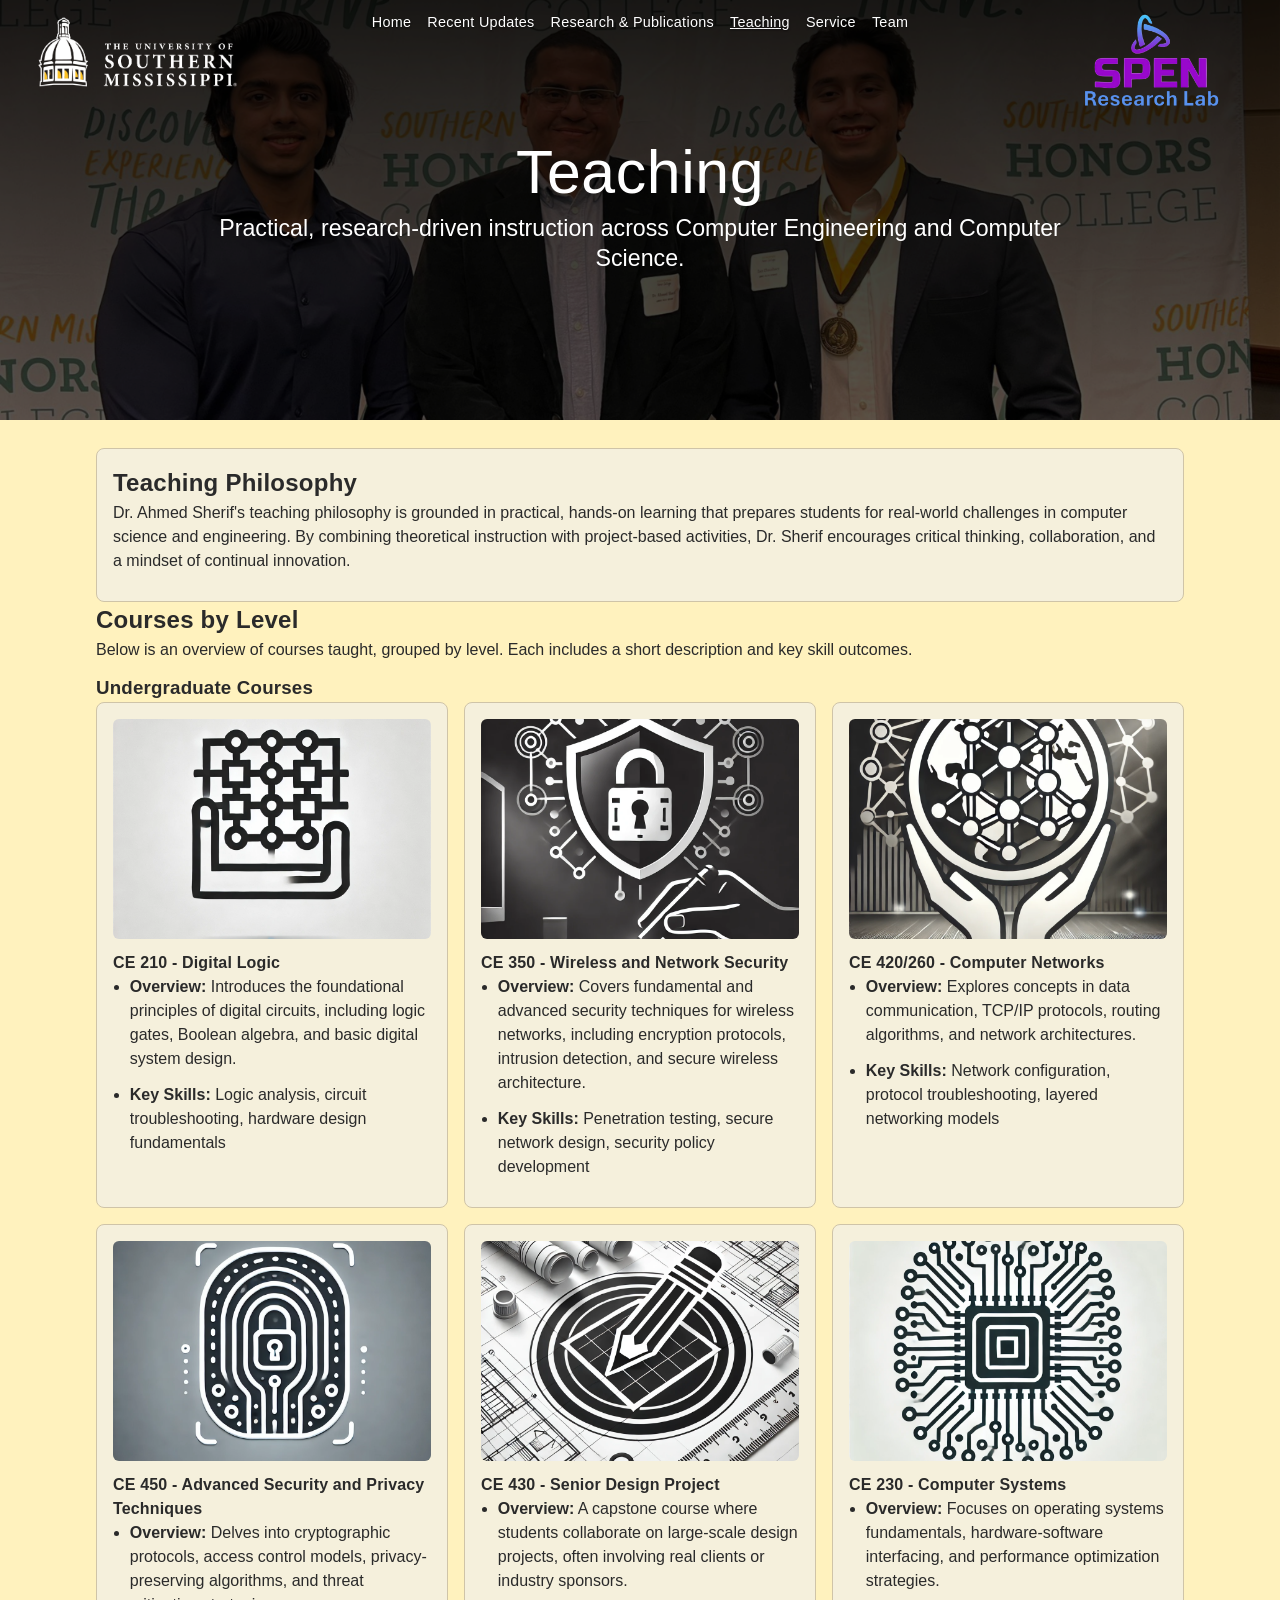
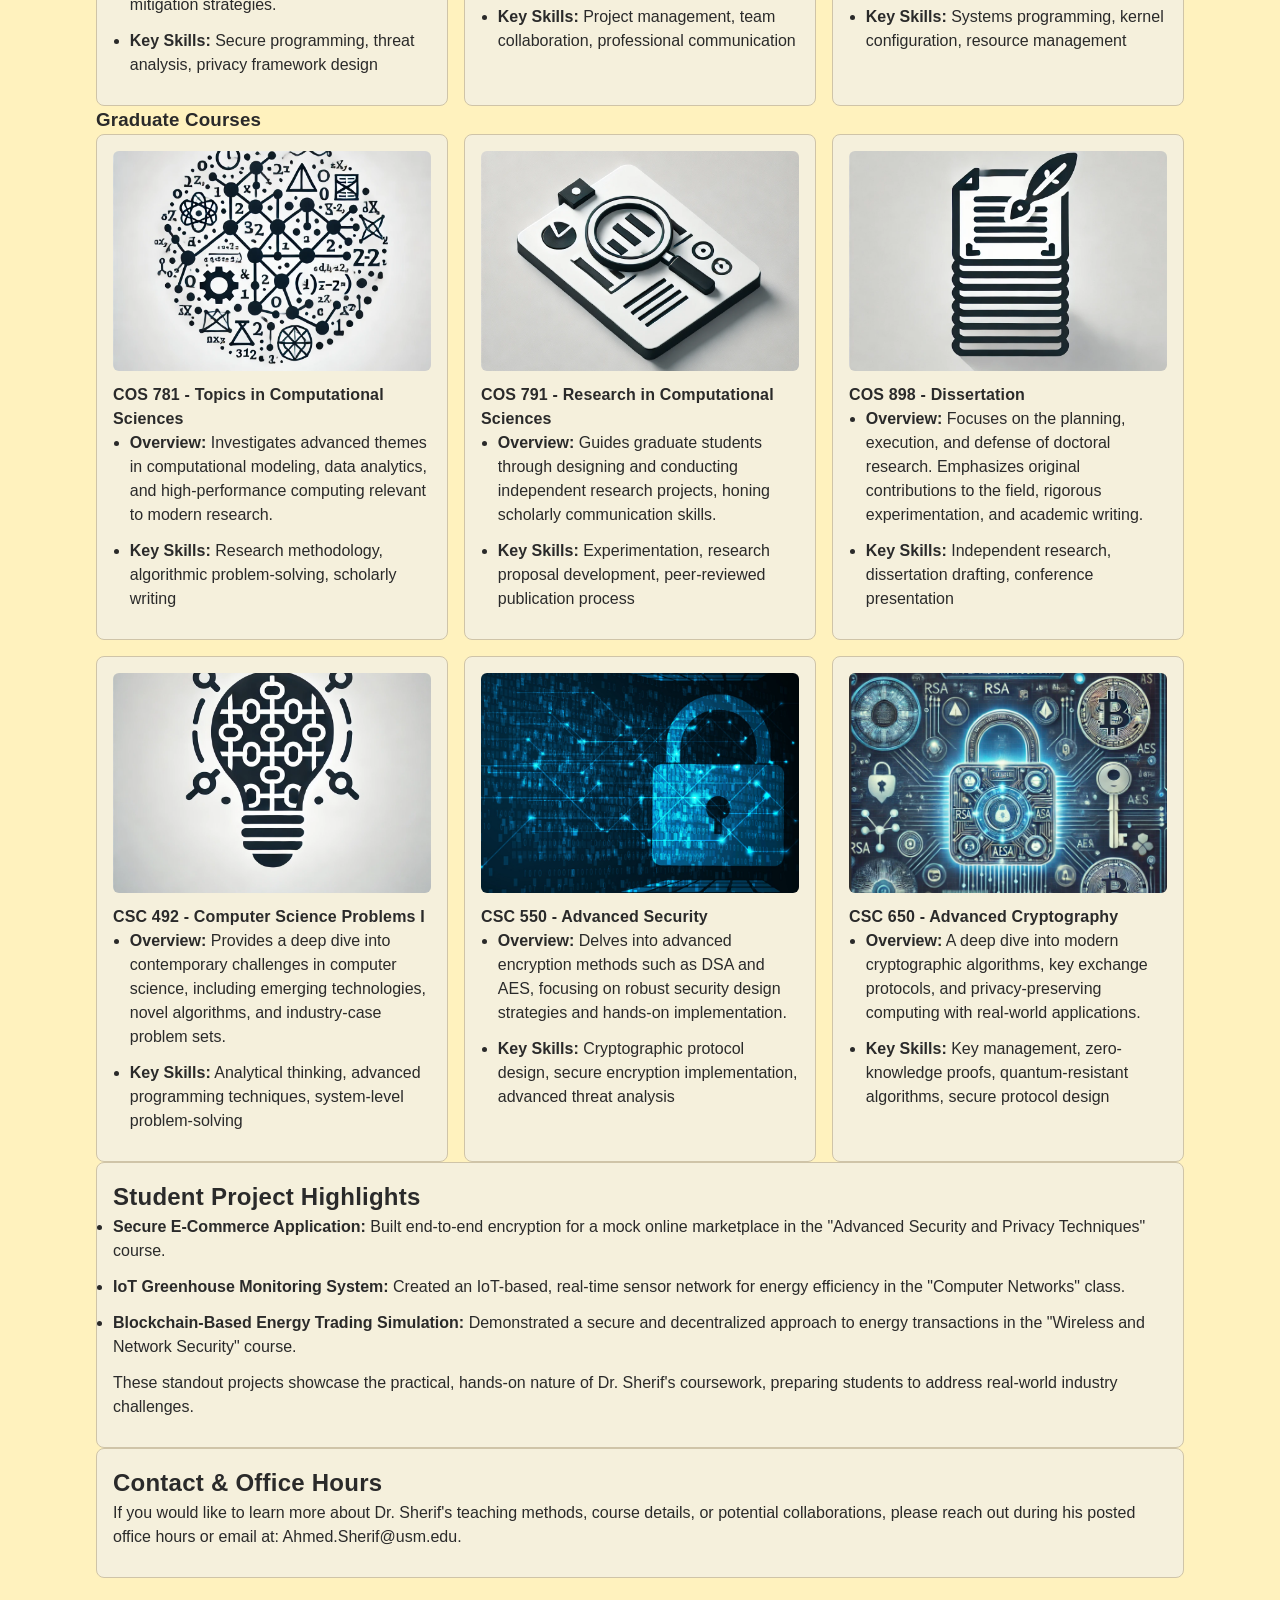
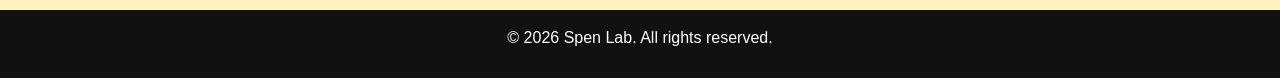
<file: SPEN--main/teaching.html>
<!DOCTYPE html>
<html lang="en">
<head>
  <meta charset="UTF-8" />
  <meta name="viewport" content="width=device-width, initial-scale=1.0"/>
  <title>Spen Lab - Teaching</title>
  <link rel="stylesheet" href="CSS/style.css" />
</head>
<body class="teaching-page">

  <header>
    <div class="header-left">
      <img src="images/southern miss logo.png" alt="Southern Miss Logo" class="left-logo" />
    </div>

    <div class="header-center">
      <button class="nav-toggle" id="navToggle" aria-label="Toggle navigation">&#9776;</button>
      <nav id="navbar" class="nav-bar-bg">
        <ul>
          <li><a href="index.html">Home</a></li>
          <li><a href="updates.html">Recent Updates</a></li>
          <li><a href="research.html">Research &amp; Publications</a></li>
          <li><a href="teaching.html" class="active">Teaching</a></li>
          <li><a href="service.html">Service</a></li>
          <li><a href="team.html">Team</a></li>
        </ul>
      </nav>
    </div>

    <div class="header-right">
      <img src="images/spen lab.png" alt="Spen Lab Logo" class="right-logo" />
    </div>
  </header>

  <section class="teaching-hero-banner">
    <img src="images/image 1.png" alt="Teaching and collaboration environment" class="teaching-hero-bg" />
    <div class="teaching-hero-overlay"></div>
    <div class="teaching-hero-content">
      <h1>Teaching</h1>
      <p>Practical, research-driven instruction across Computer Engineering and Computer Science.</p>
    </div>
  </section>

  <main>
    <section class="info-card teaching-philosophy">
      <h2>Teaching Philosophy</h2>
      <p>
        Dr. Ahmed Sherif's teaching philosophy is grounded in practical, hands-on learning
        that prepares students for real-world challenges in computer science and engineering.
        By combining theoretical instruction with project-based activities, Dr. Sherif
        encourages critical thinking, collaboration, and a mindset of continual innovation.
      </p>
    </section>

    <section class="intro">
      <h2>Courses by Level</h2>
      <p>
        Below is an overview of courses taught, grouped by level. Each includes a short
        description and key skill outcomes.
      </p>
    </section>

    <section class="course-level">
      <h3>Undergraduate Courses</h3>
      <div class="course-grid">
        <article class="course-card" tabindex="0">
          <img src="images/logic.png" alt="Logic Icon" class="course-icon card-icon" />
          <div class="course-content">
            <h4>CE 210 - Digital Logic</h4>
            <ul>
              <li><strong>Overview:</strong> Introduces the foundational principles of digital circuits, including logic gates, Boolean algebra, and basic digital system design.</li>
              <li><strong>Key Skills:</strong> Logic analysis, circuit troubleshooting, hardware design fundamentals</li>
            </ul>
          </div>
        </article>

        <article class="course-card" tabindex="0">
          <img src="images/Security Icon.png" alt="Security Icon" class="course-icon card-icon" />
          <div class="course-content">
            <h4>CE 350 - Wireless and Network Security</h4>
            <ul>
              <li><strong>Overview:</strong> Covers fundamental and advanced security techniques for wireless networks, including encryption protocols, intrusion detection, and secure wireless architecture.</li>
              <li><strong>Key Skills:</strong> Penetration testing, secure network design, security policy development</li>
            </ul>
          </div>
        </article>

        <article class="course-card" tabindex="0">
          <img src="images/Networks Icon.png" alt="Networks Icon" class="course-icon card-icon" />
          <div class="course-content">
            <h4>CE 420/260 - Computer Networks</h4>
            <ul>
              <li><strong>Overview:</strong> Explores concepts in data communication, TCP/IP protocols, routing algorithms, and network architectures.</li>
              <li><strong>Key Skills:</strong> Network configuration, protocol troubleshooting, layered networking models</li>
            </ul>
          </div>
        </article>

        <article class="course-card" tabindex="0">
          <img src="images/Privacy Icon.png" alt="Privacy Icon" class="course-icon card-icon" />
          <div class="course-content">
            <h4>CE 450 - Advanced Security and Privacy Techniques</h4>
            <ul>
              <li><strong>Overview:</strong> Delves into cryptographic protocols, access control models, privacy-preserving algorithms, and threat mitigation strategies.</li>
              <li><strong>Key Skills:</strong> Secure programming, threat analysis, privacy framework design</li>
            </ul>
          </div>
        </article>

        <article class="course-card" tabindex="0">
          <img src="images/Design Icon.png" alt="Design Icon" class="course-icon card-icon" />
          <div class="course-content">
            <h4>CE 430 - Senior Design Project</h4>
            <ul>
              <li><strong>Overview:</strong> A capstone course where students collaborate on large-scale design projects, often involving real clients or industry sponsors.</li>
              <li><strong>Key Skills:</strong> Project management, team collaboration, professional communication</li>
            </ul>
          </div>
        </article>

        <article class="course-card" tabindex="0">
          <img src="images/Computer Systems Icon.png" alt="Computer Systems Icon" class="course-icon card-icon" />
          <div class="course-content">
            <h4>CE 230 - Computer Systems</h4>
            <ul>
              <li><strong>Overview:</strong> Focuses on operating systems fundamentals, hardware-software interfacing, and performance optimization strategies.</li>
              <li><strong>Key Skills:</strong> Systems programming, kernel configuration, resource management</li>
            </ul>
          </div>
        </article>
      </div>
    </section>

    <section class="course-level">
      <h3>Graduate Courses</h3>
      <div class="course-grid">
        <article class="course-card" tabindex="0">
          <img src="images/Computational Sciences Icon.png" alt="Computational Sciences Icon" class="course-icon card-icon" />
          <div class="course-content">
            <h4>COS 781 - Topics in Computational Sciences</h4>
            <ul>
              <li><strong>Overview:</strong> Investigates advanced themes in computational modeling, data analytics, and high-performance computing relevant to modern research.</li>
              <li><strong>Key Skills:</strong> Research methodology, algorithmic problem-solving, scholarly writing</li>
            </ul>
          </div>
        </article>

        <article class="course-card" tabindex="0">
          <img src="images/Research Icon.png" alt="Research Icon" class="course-icon card-icon" />
          <div class="course-content">
            <h4>COS 791 - Research in Computational Sciences</h4>
            <ul>
              <li><strong>Overview:</strong> Guides graduate students through designing and conducting independent research projects, honing scholarly communication skills.</li>
              <li><strong>Key Skills:</strong> Experimentation, research proposal development, peer-reviewed publication process</li>
            </ul>
          </div>
        </article>

        <article class="course-card" tabindex="0">
          <img src="images/Dissertation Icon.png" alt="Dissertation Icon" class="course-icon card-icon" />
          <div class="course-content">
            <h4>COS 898 - Dissertation</h4>
            <ul>
              <li><strong>Overview:</strong> Focuses on the planning, execution, and defense of doctoral research. Emphasizes original contributions to the field, rigorous experimentation, and academic writing.</li>
              <li><strong>Key Skills:</strong> Independent research, dissertation drafting, conference presentation</li>
            </ul>
          </div>
        </article>

        <article class="course-card" tabindex="0">
          <img src="images/Problem-Solving Icon.png" alt="Problem-Solving Icon" class="course-icon card-icon" />
          <div class="course-content">
            <h4>CSC 492 - Computer Science Problems I</h4>
            <ul>
              <li><strong>Overview:</strong> Provides a deep dive into contemporary challenges in computer science, including emerging technologies, novel algorithms, and industry-case problem sets.</li>
              <li><strong>Key Skills:</strong> Analytical thinking, advanced programming techniques, system-level problem-solving</li>
            </ul>
          </div>
        </article>

        <article class="course-card" tabindex="0">
          <img src="images/adv550.png" alt="ADV 550 - Advanced Security" class="course-icon card-icon" />
          <div class="course-content">
            <h4>CSC 550 - Advanced Security</h4>
            <ul>
              <li><strong>Overview:</strong> Delves into advanced encryption methods such as DSA and AES, focusing on robust security design strategies and hands-on implementation.</li>
              <li><strong>Key Skills:</strong> Cryptographic protocol design, secure encryption implementation, advanced threat analysis</li>
            </ul>
          </div>
        </article>

        <article class="course-card" tabindex="0">
          <img src="images/CSC650.png" alt="CSC 650 - Advanced Cryptography" class="course-icon card-icon" />
          <div class="course-content">
            <h4>CSC 650 - Advanced Cryptography</h4>
            <ul>
              <li><strong>Overview:</strong> A deep dive into modern cryptographic algorithms, key exchange protocols, and privacy-preserving computing with real-world applications.</li>
              <li><strong>Key Skills:</strong> Key management, zero-knowledge proofs, quantum-resistant algorithms, secure protocol design</li>
            </ul>
          </div>
        </article>
      </div>
    </section>

    <section class="info-card">
      <h2>Student Project Highlights</h2>
      <ul>
        <li>
          <strong>Secure E-Commerce Application:</strong> Built end-to-end encryption for a mock
          online marketplace in the "Advanced Security and Privacy Techniques" course.
        </li>
        <li>
          <strong>IoT Greenhouse Monitoring System:</strong> Created an IoT-based, real-time sensor
          network for energy efficiency in the "Computer Networks" class.
        </li>
        <li>
          <strong>Blockchain-Based Energy Trading Simulation:</strong> Demonstrated a secure and
          decentralized approach to energy transactions in the "Wireless and Network Security" course.
        </li>
      </ul>
      <p>
        These standout projects showcase the practical, hands-on nature of Dr. Sherif's coursework,
        preparing students to address real-world industry challenges.
      </p>
    </section>

    <section class="info-card">
      <h2>Contact &amp; Office Hours</h2>
      <p>
        If you would like to learn more about Dr. Sherif's teaching methods, course details,
        or potential collaborations, please reach out during his posted office hours or email at:
        <a href="mailto:Ahmed.Sherif@usm.edu">Ahmed.Sherif@usm.edu</a>.
      </p>
    </section>
  </main>

  <footer>
    <p>&copy; <span id="year"></span> Spen Lab. All rights reserved.</p>
  </footer>

  <script src="js/script.js"></script>
</body>
</html>
</file>
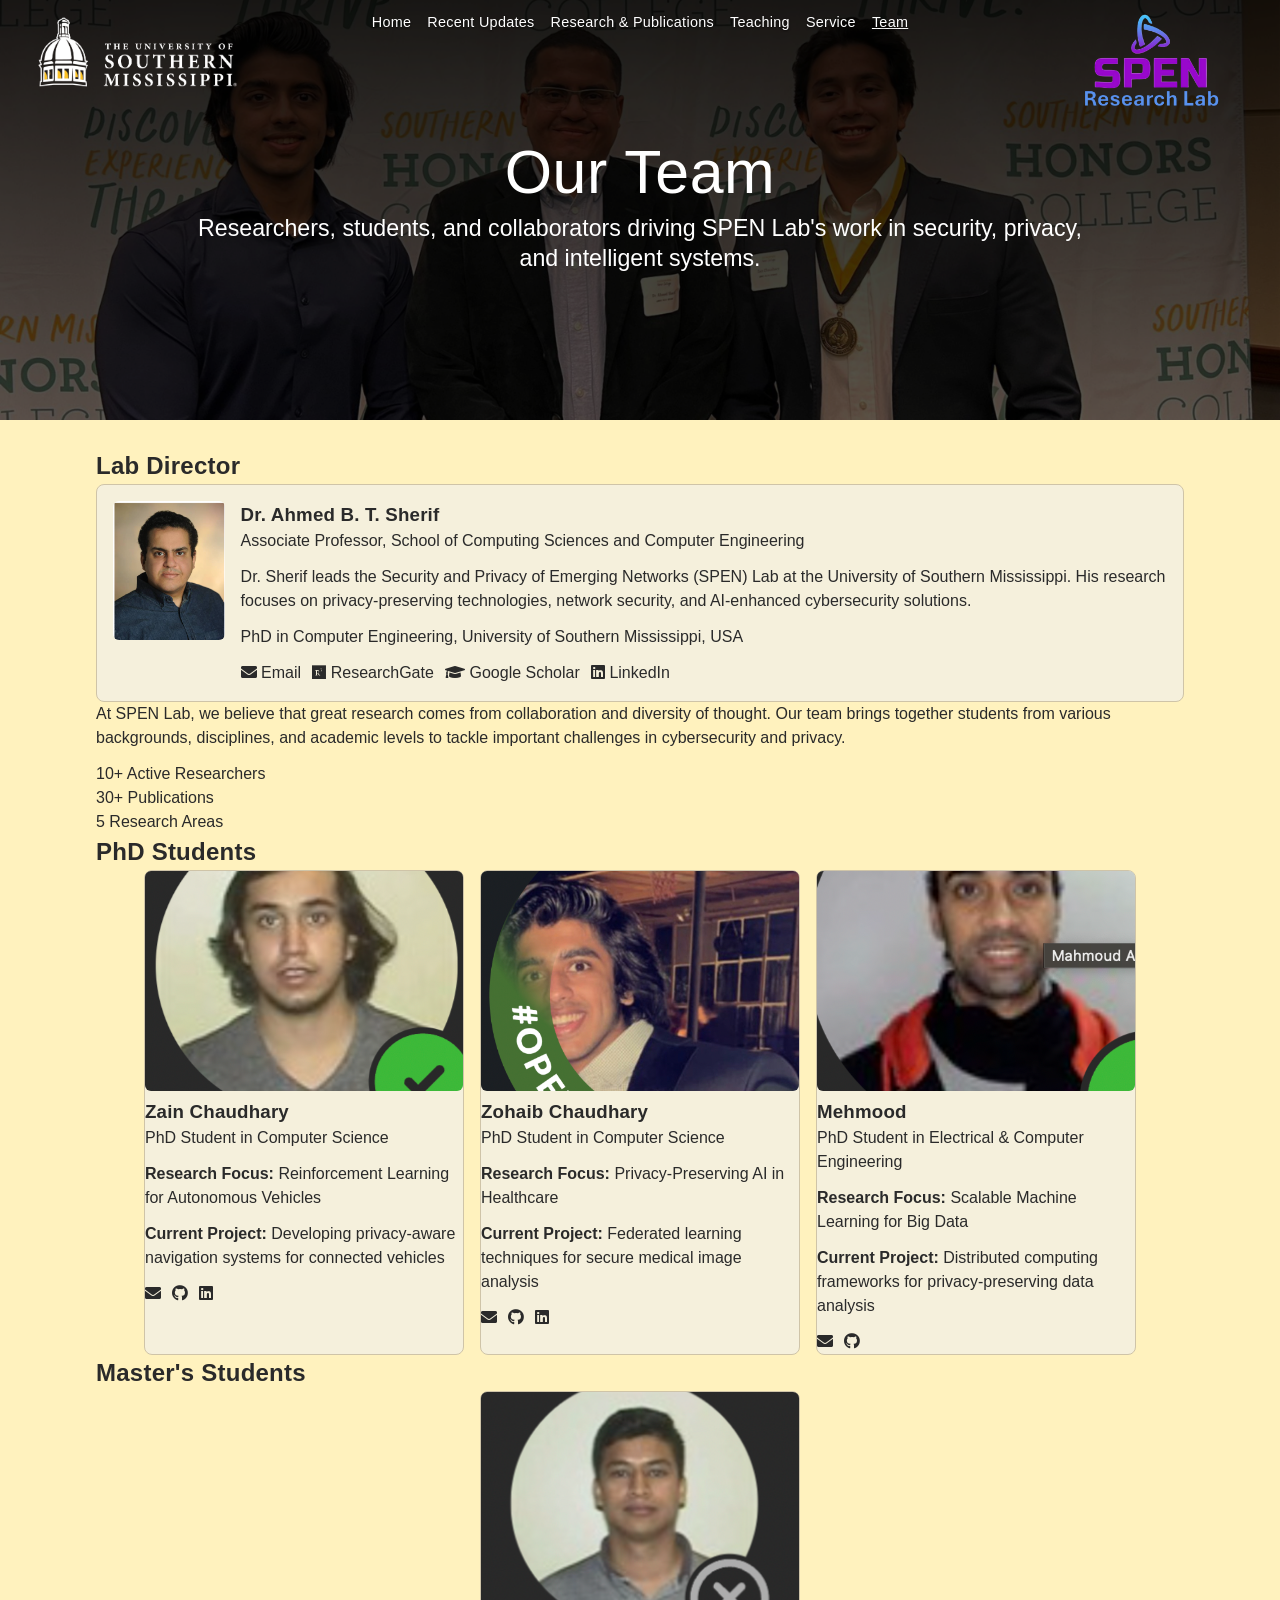
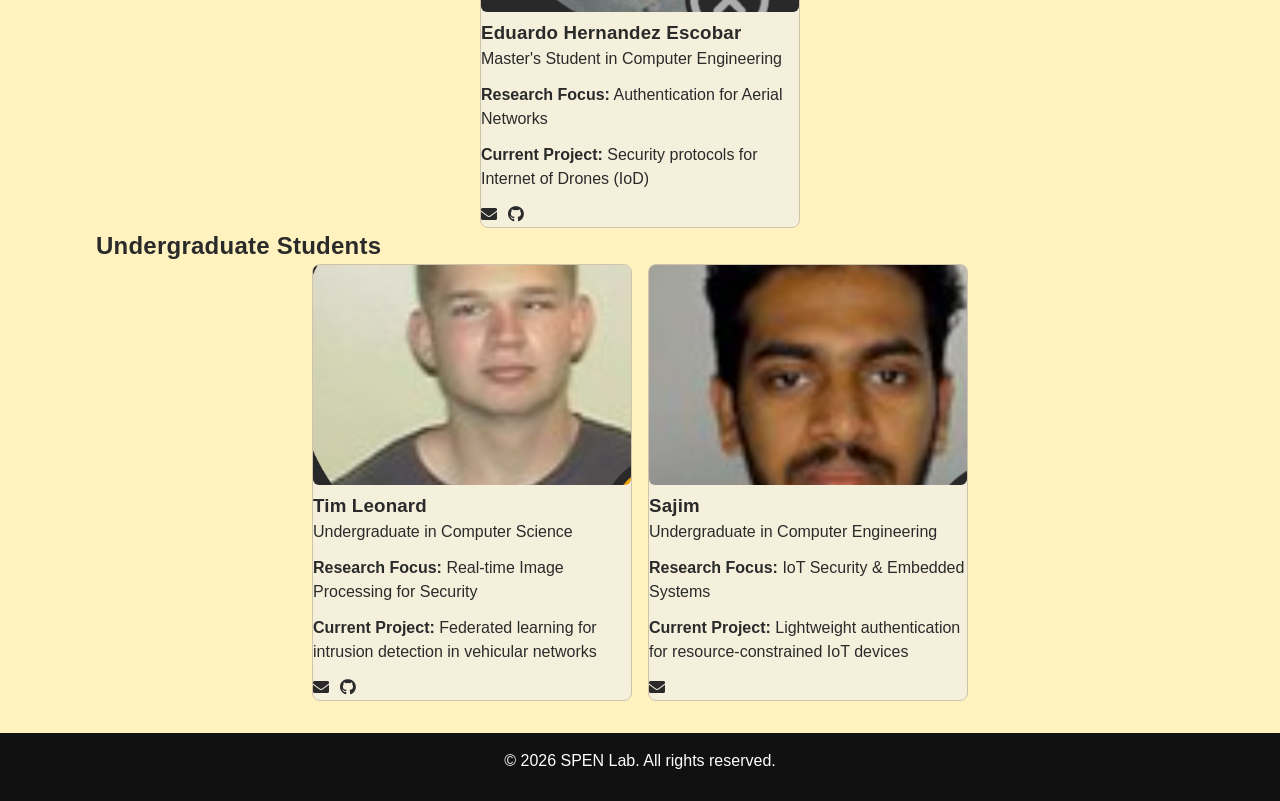
<file: SPEN--main/team.html>
<!DOCTYPE html>
<html lang="en">
<head>
  <meta charset="UTF-8" />
  <meta name="viewport" content="width=device-width, initial-scale=1.0, maximum-scale=5.0"/>
  <meta name="description" content="Meet the talented researchers and students at SPEN Lab, led by Dr. Ahmed Sherif at the University of Southern Mississippi." />
  <meta name="theme-color" content="#000000">
  <title>SPEN Lab - Our Team</title>
  <link rel="stylesheet" href="CSS/style.css" />
  <link rel="stylesheet" href="https://cdnjs.cloudflare.com/ajax/libs/font-awesome/5.15.4/css/all.min.css" />
</head>
<body class="team-page">
  <div class="preloader">
    <div class="loader"></div>
  </div>

  <header>
    <div class="header-left">
      <img src="images/southern miss logo.png" alt="Southern Miss Logo" class="left-logo" />
    </div>

    <div class="header-center">
      <button class="nav-toggle" id="navToggle" aria-label="Toggle navigation">&#9776;</button>
      <nav id="navbar" class="nav-bar-bg">
        <ul>
          <li><a href="index.html">Home</a></li>
          <li><a href="updates.html">Recent Updates</a></li>
          <li><a href="research.html">Research &amp; Publications</a></li>
          <li><a href="teaching.html">Teaching</a></li>
          <li><a href="service.html">Service</a></li>
          <li><a href="team.html" class="active">Team</a></li>
        </ul>
      </nav>
    </div>

    <div class="header-right">
      <img src="images/spen lab.png" alt="Spen Lab Logo" class="right-logo" />
    </div>
  </header>

  <section class="team-hero-banner">
    <img src="images/image 1.png" alt="SPEN Lab team collaboration" class="team-hero-bg" />
    <div class="team-hero-overlay"></div>
    <div class="team-hero-content">
      <h1>Our Team</h1>
      <p>Researchers, students, and collaborators driving SPEN Lab's work in security, privacy, and intelligent systems.</p>
    </div>
  </section>

  <main>
    <section class="director-section">
      <h2>Lab Director</h2>
      <div class="director-profile">
        <div class="director-image">
          <img src="images/1.png" alt="Dr. Ahmed Sherif - Lab Director" />
        </div>
        <div class="director-info">
          <h3>Dr. Ahmed B. T. Sherif</h3>
          <p class="director-title">Associate Professor, School of Computing Sciences and Computer Engineering</p>
          <p class="director-bio">
            Dr. Sherif leads the Security and Privacy of Emerging Networks (SPEN) Lab at the University of Southern Mississippi.
            His research focuses on privacy-preserving technologies, network security, and AI-enhanced cybersecurity solutions.
          </p>
          <p>PhD in Computer Engineering, University of Southern Mississippi, USA</p>
          <div class="director-links">
            <a href="mailto:Ahmed.Sherif@usm.edu" class="profile-link"><i class="fas fa-envelope"></i> Email</a>
            <a href="https://www.researchgate.net/scientific-contributions/Ahmed-Sherif-2201102567" target="_blank" class="profile-link"><i class="fab fa-researchgate"></i> ResearchGate</a>
            <a href="https://scholar.google.com/citations?user=Ob72V6IAAAAJ&hl=en" target="_blank" class="profile-link"><i class="fas fa-graduation-cap"></i> Google Scholar</a>
            <a href="https://www.linkedin.com/in/ahmed-sherif-0857a021/" target="_blank" class="profile-link"><i class="fab fa-linkedin"></i> LinkedIn</a>
          </div>
        </div>
      </div>
    </section>

    <section class="team-intro">
      <p>
        At SPEN Lab, we believe that great research comes from collaboration and diversity of thought.
        Our team brings together students from various backgrounds, disciplines, and academic levels
        to tackle important challenges in cybersecurity and privacy.
      </p>
      <div class="team-stats">
        <div class="stat-box">
          <span class="stat-number">10+</span>
          <span class="stat-label">Active Researchers</span>
        </div>
        <div class="stat-box">
          <span class="stat-number">30+</span>
          <span class="stat-label">Publications</span>
        </div>
        <div class="stat-box">
          <span class="stat-number">5</span>
          <span class="stat-label">Research Areas</span>
        </div>
      </div>
    </section>

    <section class="team-group">
      <h2>PhD Students</h2>
      <div class="team-cards">
        <article class="team-card detailed-profile">
          <img src="images/3.png" alt="Zain Chaudhary - PhD Student" />
          <div class="profile-info">
            <h3>Zain Chaudhary</h3>
            <p class="profile-title">PhD Student in Computer Science</p>
            <p><strong>Research Focus:</strong> Reinforcement Learning for Autonomous Vehicles</p>
            <p><strong>Current Project:</strong> Developing privacy-aware navigation systems for connected vehicles</p>
            <div class="profile-links">
              <a href="mailto:zain.chaudhary@usm.edu" class="profile-link"><i class="fas fa-envelope"></i></a>
              <a href="https://github.com/zainchaudhary" target="_blank" class="profile-link"><i class="fab fa-github"></i></a>
              <a href="https://www.linkedin.com/in/zain-chaudhary/" target="_blank" class="profile-link"><i class="fab fa-linkedin"></i></a>
            </div>
          </div>
        </article>

        <article class="team-card detailed-profile">
          <img src="images/4.png" alt="Zohaib Chaudhary - PhD Student" />
          <div class="profile-info">
            <h3>Zohaib Chaudhary</h3>
            <p class="profile-title">PhD Student in Computer Science</p>
            <p><strong>Research Focus:</strong> Privacy-Preserving AI in Healthcare</p>
            <p><strong>Current Project:</strong> Federated learning techniques for secure medical image analysis</p>
            <div class="profile-links">
              <a href="mailto:zohaib.chaudhary@usm.edu" class="profile-link"><i class="fas fa-envelope"></i></a>
              <a href="https://github.com/zohaibchaudhary" target="_blank" class="profile-link"><i class="fab fa-github"></i></a>
              <a href="https://www.linkedin.com/in/zohaib-chaudhary/" target="_blank" class="profile-link"><i class="fab fa-linkedin"></i></a>
            </div>
          </div>
        </article>

        <article class="team-card detailed-profile">
          <img src="images/6.png" alt="Mehmood - PhD Student" />
          <div class="profile-info">
            <h3>Mehmood</h3>
            <p class="profile-title">PhD Student in Electrical &amp; Computer Engineering</p>
            <p><strong>Research Focus:</strong> Scalable Machine Learning for Big Data</p>
            <p><strong>Current Project:</strong> Distributed computing frameworks for privacy-preserving data analysis</p>
            <div class="profile-links">
              <a href="mailto:mehmood@usm.edu" class="profile-link"><i class="fas fa-envelope"></i></a>
              <a href="https://github.com/mehmood" target="_blank" class="profile-link"><i class="fab fa-github"></i></a>
            </div>
          </div>
        </article>
      </div>
    </section>

    <section class="team-group">
      <h2>Master's Students</h2>
      <div class="team-cards">
        <article class="team-card detailed-profile">
          <img src="images/5.png" alt="Eduardo - Master's Student" />
          <div class="profile-info">
            <h3>Eduardo Hernandez Escobar</h3>
            <p class="profile-title">Master's Student in Computer Engineering</p>
            <p><strong>Research Focus:</strong> Authentication for Aerial Networks</p>
            <p><strong>Current Project:</strong> Security protocols for Internet of Drones (IoD)</p>
            <div class="profile-links">
              <a href="mailto:eduardo.hernandez@usm.edu" class="profile-link"><i class="fas fa-envelope"></i></a>
              <a href="https://github.com/eduardohe" target="_blank" class="profile-link"><i class="fab fa-github"></i></a>
            </div>
          </div>
        </article>
      </div>
    </section>

    <section class="team-group">
      <h2>Undergraduate Students</h2>
      <div class="team-cards">
        <article class="team-card detailed-profile">
          <img src="images/7.png" alt="Tim Leonard - Undergraduate" />
          <div class="profile-info">
            <h3>Tim Leonard</h3>
            <p class="profile-title">Undergraduate in Computer Science</p>
            <p><strong>Research Focus:</strong> Real-time Image Processing for Security</p>
            <p><strong>Current Project:</strong> Federated learning for intrusion detection in vehicular networks</p>
            <div class="profile-links">
              <a href="mailto:tim.leonard@usm.edu" class="profile-link"><i class="fas fa-envelope"></i></a>
              <a href="https://github.com/timleonard" target="_blank" class="profile-link"><i class="fab fa-github"></i></a>
            </div>
          </div>
        </article>

        <article class="team-card detailed-profile">
          <img src="images/8.png" alt="Sajim - Undergraduate" />
          <div class="profile-info">
            <h3>Sajim</h3>
            <p class="profile-title">Undergraduate in Computer Engineering</p>
            <p><strong>Research Focus:</strong> IoT Security &amp; Embedded Systems</p>
            <p><strong>Current Project:</strong> Lightweight authentication for resource-constrained IoT devices</p>
            <div class="profile-links">
              <a href="mailto:sajim@usm.edu" class="profile-link"><i class="fas fa-envelope"></i></a>
            </div>
          </div>
        </article>
      </div>
    </section>
  </main>

  <footer>
    <p>&copy; <span id="year"></span> SPEN Lab. All rights reserved.</p>
  </footer>

  <script src="js/script.js"></script>
</body>
</html>
</file>
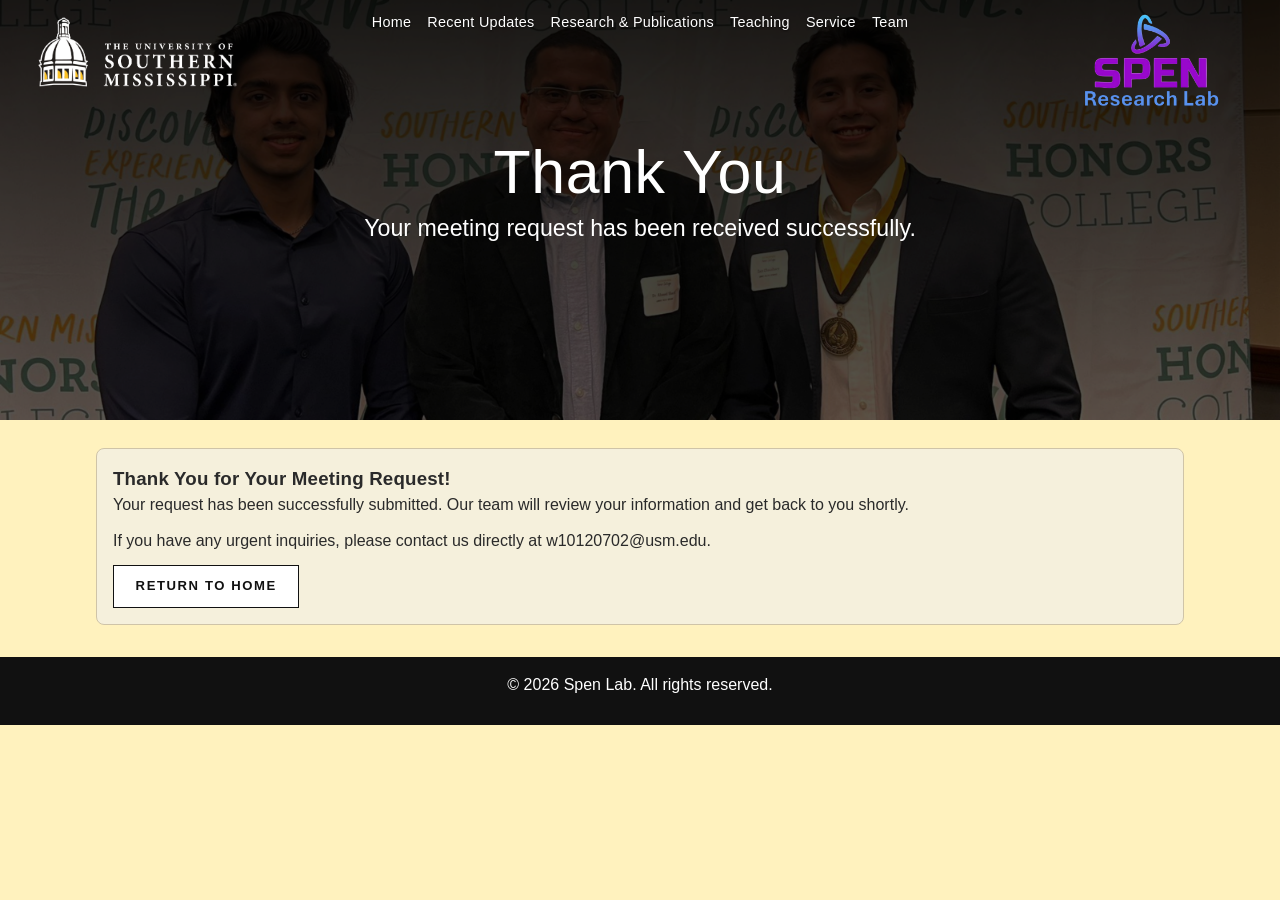
<file: SPEN--main/thanks.html>
<!DOCTYPE html>
<html lang="en">
<head>
  <meta charset="UTF-8" />
  <meta name="viewport" content="width=device-width, initial-scale=1.0, maximum-scale=5.0"/>
  <meta name="description" content="Spen Lab - Thank You for Your Meeting Request">
  <meta name="theme-color" content="#000000">
  <title>Spen Lab - Thank You</title>
  <link rel="stylesheet" href="CSS/style.css" />
</head>
<body class="thanks-page">

  <header>
    <div class="header-left">
      <img src="images/southern miss logo.png" alt="Southern Miss Logo" class="left-logo" width="150" height="150" />
    </div>

    <div class="header-center">
      <button class="nav-toggle" id="navToggle" aria-label="Toggle navigation">&#9776;</button>
      <nav id="navbar" class="nav-bar-bg">
        <ul>
          <li><a href="index.html">Home</a></li>
          <li><a href="updates.html">Recent Updates</a></li>
          <li><a href="research.html">Research &amp; Publications</a></li>
          <li><a href="teaching.html">Teaching</a></li>
          <li><a href="service.html">Service</a></li>
          <li><a href="team.html">Team</a></li>
        </ul>
      </nav>
    </div>

    <div class="header-right">
      <img src="images/spen lab.png" alt="Spen Lab Logo" class="right-logo" width="150" height="150" />
    </div>
  </header>

  <section class="thanks-hero-banner">
    <img src="images/image 1.png" alt="SPEN Lab" class="thanks-hero-bg" />
    <div class="thanks-hero-overlay"></div>
    <div class="thanks-hero-content">
      <h1>Thank You</h1>
      <p>Your meeting request has been received successfully.</p>
    </div>
  </section>

  <main>
    <section class="info-card thanks-card">
      <div class="form-submission-message">
        <h3>Thank You for Your Meeting Request!</h3>
        <p>Your request has been successfully submitted. Our team will review your information and get back to you shortly.</p>
        <p>If you have any urgent inquiries, please contact us directly at <a href="mailto:w10120702@usm.edu">w10120702@usm.edu</a>.</p>
        <a href="index.html" class="submit-button">Return to Home</a>
      </div>
    </section>
  </main>

  <footer>
    <p>&copy; <span id="year"></span> Spen Lab. All rights reserved.</p>
  </footer>

  <script src="js/script.js"></script>
</body>
</html>
</file>
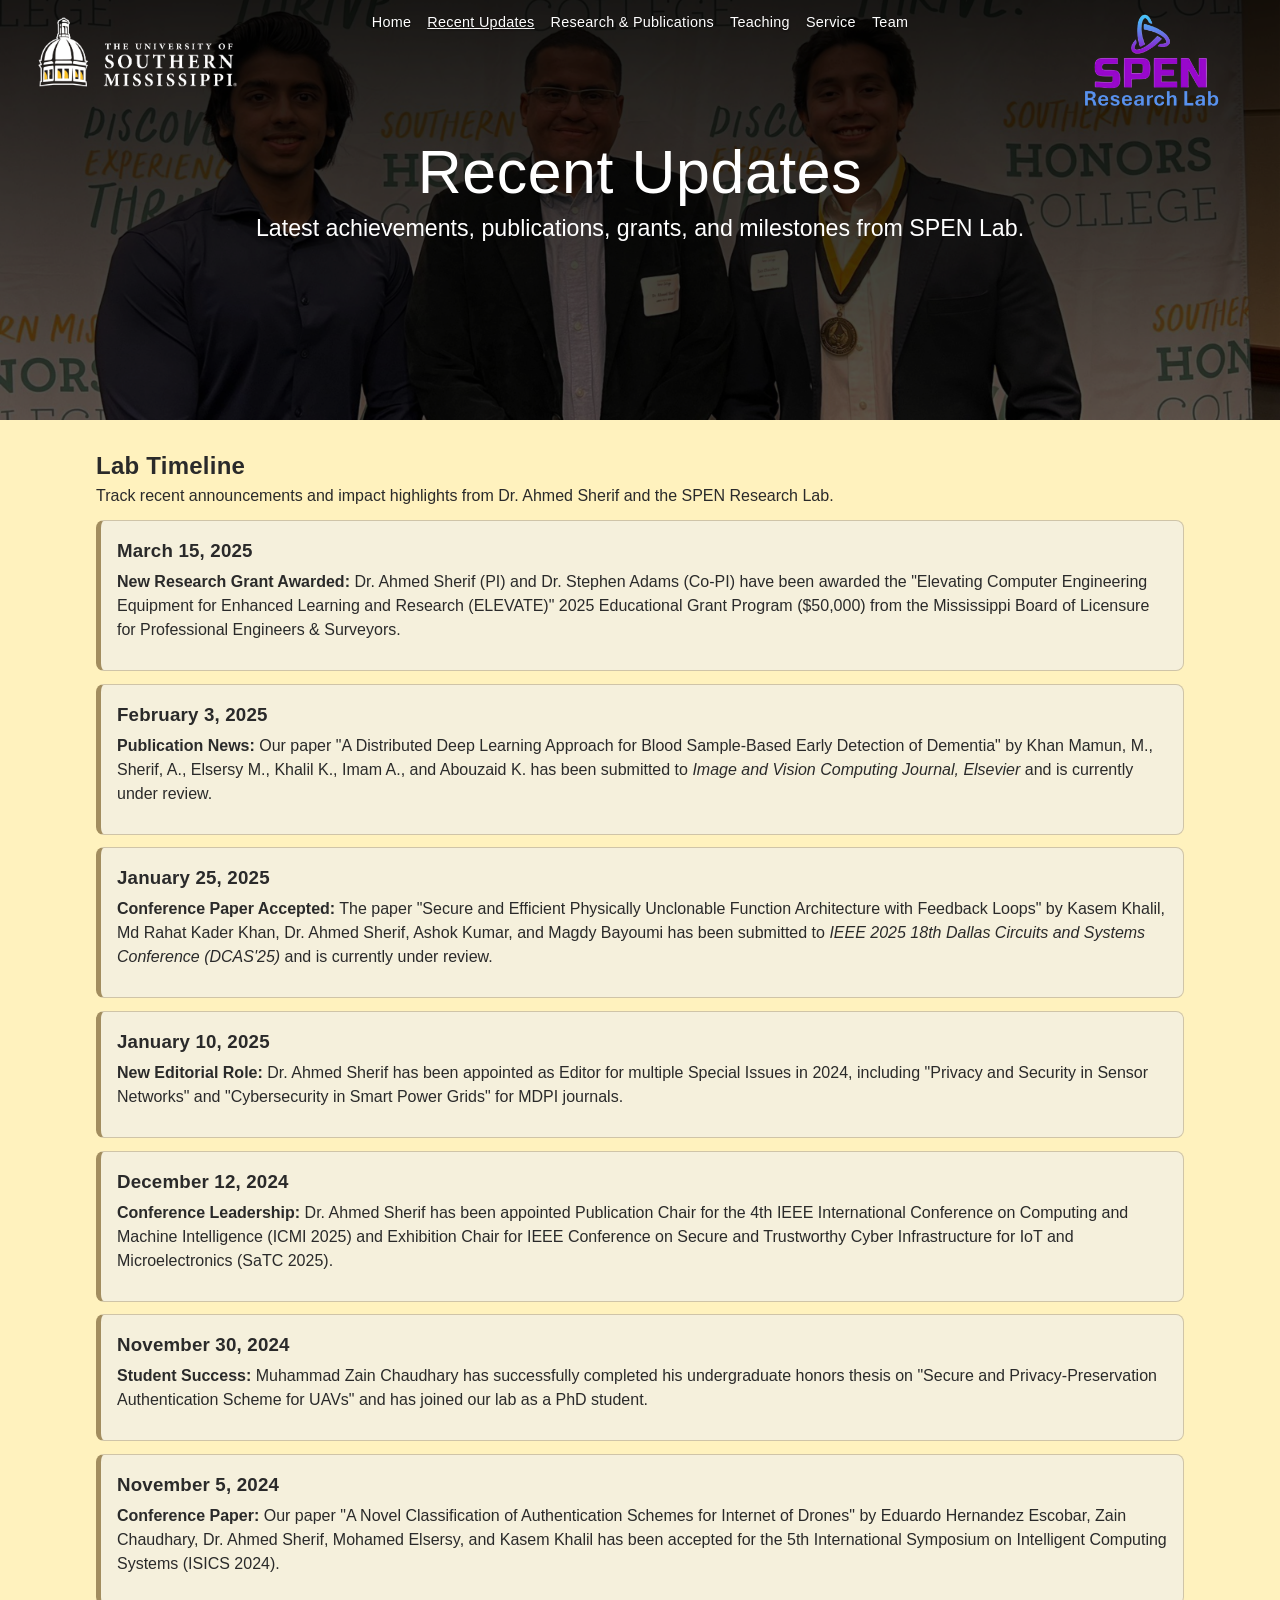
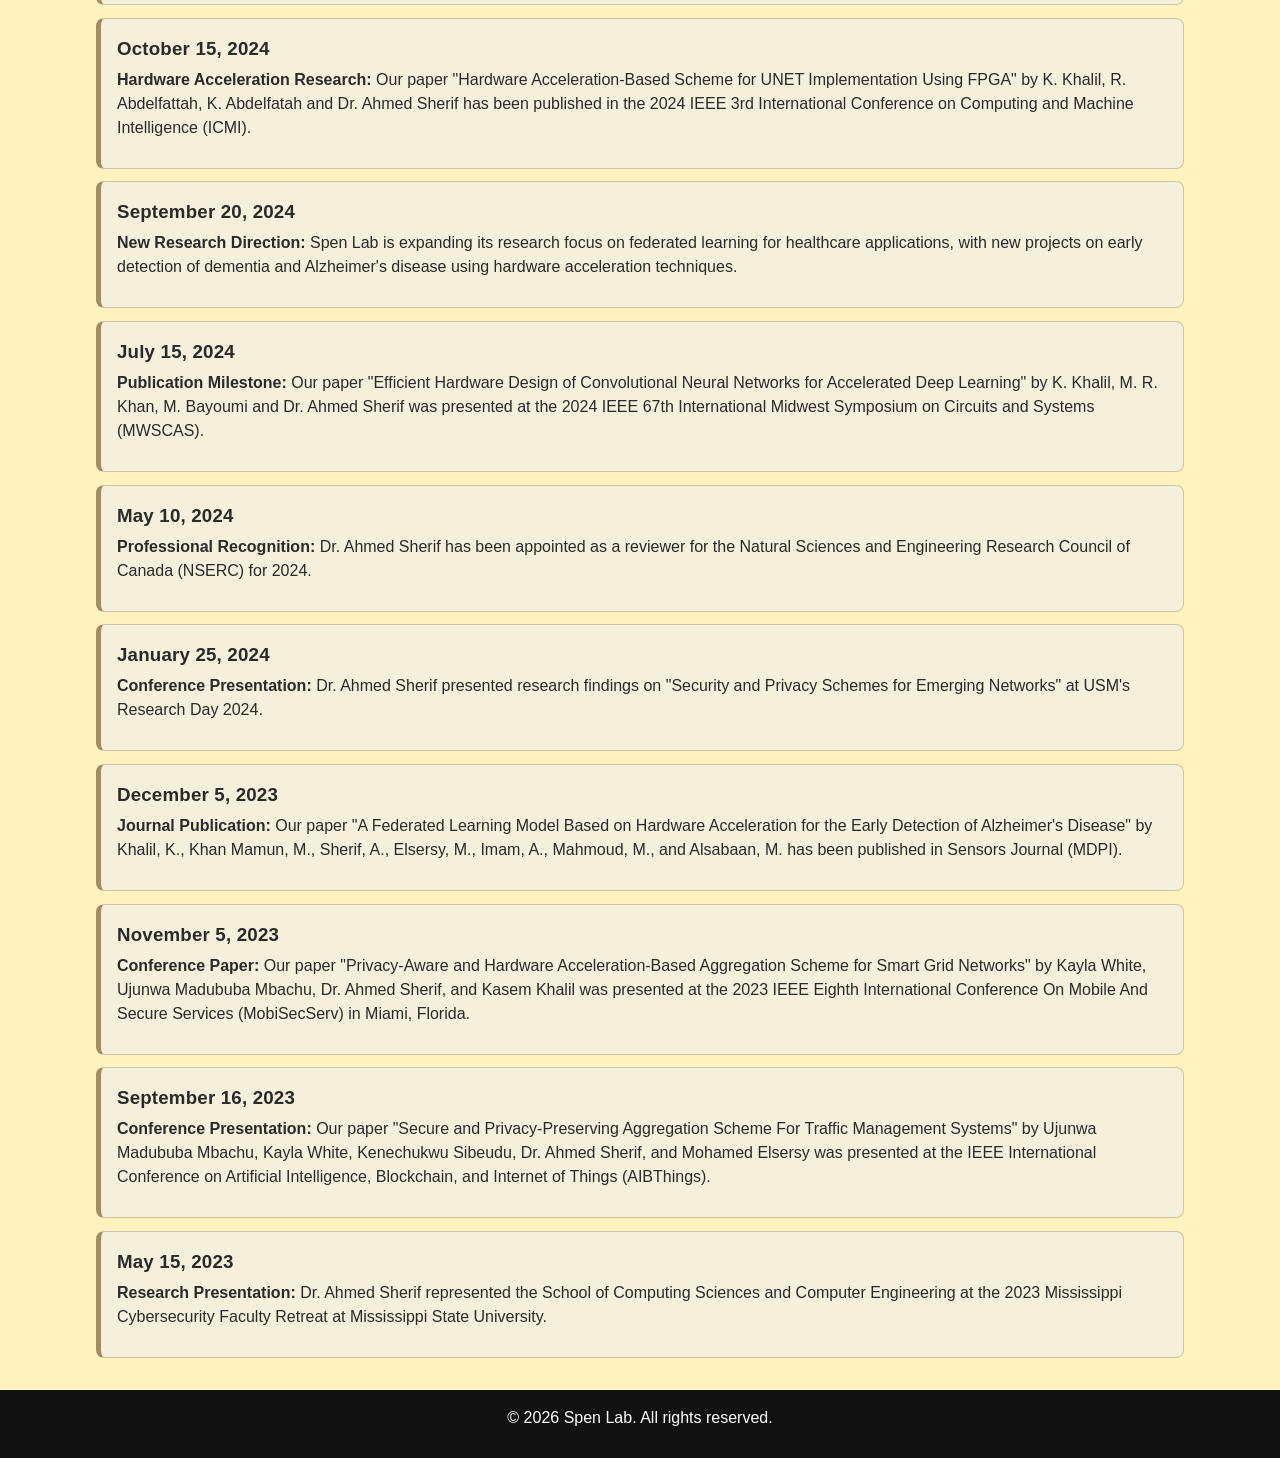
<file: SPEN--main/updates.html>
<!DOCTYPE html>
<html lang="en">
<head>
  <meta charset="UTF-8" />
  <meta name="viewport" content="width=device-width, initial-scale=1.0"/>
  <meta name="description" content="Recent news, publications, and achievements from Spen Lab and Dr. Ahmed Sherif's research group">
  <meta name="theme-color" content="#000000">
  <title>Spen Lab - Recent Updates</title>
  <link rel="stylesheet" href="CSS/style.css" />
</head>
<body class="updates-page">

  <header>
    <div class="header-left">
      <img src="images/southern miss logo.png" alt="Southern Miss Logo" class="left-logo" />
    </div>

    <div class="header-center">
      <button class="nav-toggle" id="navToggle" aria-label="Toggle navigation">&#9776;</button>
      <nav id="navbar" class="nav-bar-bg">
        <ul>
          <li><a href="index.html">Home</a></li>
          <li><a href="updates.html" class="active">Recent Updates</a></li>
          <li><a href="research.html">Research &amp; Publications</a></li>
          <li><a href="teaching.html">Teaching</a></li>
          <li><a href="service.html">Service</a></li>
          <li><a href="team.html">Team</a></li>
        </ul>
      </nav>
    </div>

    <div class="header-right">
      <img src="images/spen lab.png" alt="Spen Lab Logo" class="right-logo" />
    </div>
  </header>

  <section class="updates-hero">
    <img src="images/image 1.png" alt="SPEN Lab workspace" class="updates-hero-bg" />
    <div class="updates-hero-overlay"></div>
    <div class="updates-hero-content">
      <h1>Recent Updates</h1>
      <p>Latest achievements, publications, grants, and milestones from SPEN Lab.</p>
    </div>
  </section>

  <main class="updates-main">
    <section class="updates-intro">
      <h2>Lab Timeline</h2>
      <p>Track recent announcements and impact highlights from Dr. Ahmed Sherif and the SPEN Research Lab.</p>
    </section>

    <section class="updates-timeline">
      <article class="update-item">
        <h3>March 15, 2025</h3>
        <p><strong>New Research Grant Awarded:</strong> Dr. Ahmed Sherif (PI) and Dr. Stephen Adams (Co-PI) have been awarded the "Elevating Computer Engineering Equipment for Enhanced Learning and Research (ELEVATE)" 2025 Educational Grant Program ($50,000) from the Mississippi Board of Licensure for Professional Engineers &amp; Surveyors.</p>
      </article>

      <article class="update-item">
        <h3>February 3, 2025</h3>
        <p><strong>Publication News:</strong> Our paper "A Distributed Deep Learning Approach for Blood Sample-Based Early Detection of Dementia" by Khan Mamun, M., Sherif, A., Elsersy M., Khalil K., Imam A., and Abouzaid K. has been submitted to <em>Image and Vision Computing Journal, Elsevier</em> and is currently under review.</p>
      </article>

      <article class="update-item">
        <h3>January 25, 2025</h3>
        <p><strong>Conference Paper Accepted:</strong> The paper "Secure and Efficient Physically Unclonable Function Architecture with Feedback Loops" by Kasem Khalil, Md Rahat Kader Khan, Dr. Ahmed Sherif, Ashok Kumar, and Magdy Bayoumi has been submitted to <em>IEEE 2025 18th Dallas Circuits and Systems Conference (DCAS'25)</em> and is currently under review.</p>
      </article>

      <article class="update-item">
        <h3>January 10, 2025</h3>
        <p><strong>New Editorial Role:</strong> Dr. Ahmed Sherif has been appointed as Editor for multiple Special Issues in 2024, including "Privacy and Security in Sensor Networks" and "Cybersecurity in Smart Power Grids" for MDPI journals.</p>
      </article>

      <article class="update-item">
        <h3>December 12, 2024</h3>
        <p><strong>Conference Leadership:</strong> Dr. Ahmed Sherif has been appointed Publication Chair for the 4th IEEE International Conference on Computing and Machine Intelligence (ICMI 2025) and Exhibition Chair for IEEE Conference on Secure and Trustworthy Cyber Infrastructure for IoT and Microelectronics (SaTC 2025).</p>
      </article>

      <article class="update-item">
        <h3>November 30, 2024</h3>
        <p><strong>Student Success:</strong> Muhammad Zain Chaudhary has successfully completed his undergraduate honors thesis on "Secure and Privacy-Preservation Authentication Scheme for UAVs" and has joined our lab as a PhD student.</p>
      </article>

      <article class="update-item">
        <h3>November 5, 2024</h3>
        <p><strong>Conference Paper:</strong> Our paper "A Novel Classification of Authentication Schemes for Internet of Drones" by Eduardo Hernandez Escobar, Zain Chaudhary, Dr. Ahmed Sherif, Mohamed Elsersy, and Kasem Khalil has been accepted for the 5th International Symposium on Intelligent Computing Systems (ISICS 2024).</p>
      </article>

      <article class="update-item">
        <h3>October 15, 2024</h3>
        <p><strong>Hardware Acceleration Research:</strong> Our paper "Hardware Acceleration-Based Scheme for UNET Implementation Using FPGA" by K. Khalil, R. Abdelfattah, K. Abdelfatah and Dr. Ahmed Sherif has been published in the 2024 IEEE 3rd International Conference on Computing and Machine Intelligence (ICMI).</p>
      </article>

      <article class="update-item">
        <h3>September 20, 2024</h3>
        <p><strong>New Research Direction:</strong> Spen Lab is expanding its research focus on federated learning for healthcare applications, with new projects on early detection of dementia and Alzheimer's disease using hardware acceleration techniques.</p>
      </article>

      <article class="update-item">
        <h3>July 15, 2024</h3>
        <p><strong>Publication Milestone:</strong> Our paper "Efficient Hardware Design of Convolutional Neural Networks for Accelerated Deep Learning" by K. Khalil, M. R. Khan, M. Bayoumi and Dr. Ahmed Sherif was presented at the 2024 IEEE 67th International Midwest Symposium on Circuits and Systems (MWSCAS).</p>
      </article>

      <article class="update-item">
        <h3>May 10, 2024</h3>
        <p><strong>Professional Recognition:</strong> Dr. Ahmed Sherif has been appointed as a reviewer for the Natural Sciences and Engineering Research Council of Canada (NSERC) for 2024.</p>
      </article>

      <article class="update-item">
        <h3>January 25, 2024</h3>
        <p><strong>Conference Presentation:</strong> Dr. Ahmed Sherif presented research findings on "Security and Privacy Schemes for Emerging Networks" at USM's Research Day 2024.</p>
      </article>

      <article class="update-item">
        <h3>December 5, 2023</h3>
        <p><strong>Journal Publication:</strong> Our paper "A Federated Learning Model Based on Hardware Acceleration for the Early Detection of Alzheimer's Disease" by Khalil, K., Khan Mamun, M., Sherif, A., Elsersy, M., Imam, A., Mahmoud, M., and Alsabaan, M. has been published in Sensors Journal (MDPI).</p>
      </article>

      <article class="update-item">
        <h3>November 5, 2023</h3>
        <p><strong>Conference Paper:</strong> Our paper "Privacy-Aware and Hardware Acceleration-Based Aggregation Scheme for Smart Grid Networks" by Kayla White, Ujunwa Madububa Mbachu, Dr. Ahmed Sherif, and Kasem Khalil was presented at the 2023 IEEE Eighth International Conference On Mobile And Secure Services (MobiSecServ) in Miami, Florida.</p>
      </article>

      <article class="update-item">
        <h3>September 16, 2023</h3>
        <p><strong>Conference Presentation:</strong> Our paper "Secure and Privacy-Preserving Aggregation Scheme For Traffic Management Systems" by Ujunwa Madububa Mbachu, Kayla White, Kenechukwu Sibeudu, Dr. Ahmed Sherif, and Mohamed Elsersy was presented at the IEEE International Conference on Artificial Intelligence, Blockchain, and Internet of Things (AIBThings).</p>
      </article>

      <article class="update-item">
        <h3>May 15, 2023</h3>
        <p><strong>Research Presentation:</strong> Dr. Ahmed Sherif represented the School of Computing Sciences and Computer Engineering at the 2023 Mississippi Cybersecurity Faculty Retreat at Mississippi State University.</p>
      </article>
    </section>
  </main>

  <footer>
    <p>&copy; <span id="year"></span> Spen Lab. All rights reserved.</p>
  </footer>

  <script src="js/script.js"></script>
</body>
</html>
</file>
<file: SPEN--main/CSS/style.css>
/* =========================================================
   SPEN Lab - Clean Stylesheet (Restored)
========================================================= */

:root {
  --bg: #fff2be;
  --surface: #f5f0dc;
  --border: #cfc4a8;
  --text: #2a2a2a;
  --text-soft: #4d4d4d;
  --dark: #0f0f0f;
  --white: #ffffff;
  --accent: #a28d5f;
}

* {
  box-sizing: border-box;
  margin: 0;
  padding: 0;
}

html { scroll-behavior: smooth; }

body {
  background: var(--bg);
  color: var(--text);
  font-family: "Segoe UI", "Helvetica Neue", Arial, sans-serif;
  line-height: 1.5;
  overflow-x: hidden;
}

a {
  color: inherit;
  text-decoration: none;
}

a:hover { text-decoration: underline; }

p, li { margin-bottom: 0.75rem; }

h1, h2, h3, h4, h5, h6,
.headline,
.sub-headline {
  font-family: "Segoe UI", "Helvetica Neue", Arial, sans-serif;
  letter-spacing: 0.01em;
}

main {
  max-width: 1120px;
  margin: 0 auto;
  padding: 1.75rem 1rem 2rem;
}

/* ---------------- Header + Nav ---------------- */
header {
  position: absolute;
  top: 0;
  left: 0;
  right: 0;
  z-index: 300;
  display: flex;
  align-items: center;
  justify-content: space-between;
  min-height: 92px;
  padding: 0.35rem 1rem;
  background: transparent;
}

.header-left,
.header-right {
  flex: 0 0 180px;
  display: flex;
  justify-content: center;
  align-items: center;
}

.header-center {
  flex: 1 1 auto;
  min-width: 0;
  display: flex;
  justify-content: center;
  align-items: center;
}

.left-logo,
.right-logo,
.college-logo {
  display: block;
  width: auto;
  height: 220px;
  max-width: 100%;
  object-fit: contain;
}

.left-logo {
  height: 220px;
}

.nav-toggle {
  display: none;
  border: 0;
  background: #efe8d8;
  color: #121212;
  width: 44px;
  height: 44px;
  border-radius: 4px;
  font-size: 1.3rem;
  cursor: pointer;
}

.nav-bar-bg { background: transparent; }

#navbar ul {
  list-style: none;
  display: flex;
  gap: 1rem;
  align-items: center;
}

#navbar a {
  color: #fff;
  text-shadow: 0 1px 2px rgba(0, 0, 0, 0.58);
  font-size: 0.9rem;
  letter-spacing: 0.02em;
}

#navbar a.active { text-decoration: underline; }

/* ---------------- Shared Surfaces ---------------- */
.info-card,
.course-card,
.team-card,
.director-profile,
.supervisor-hero,
.tab-content.active,
.update-item,
.thanks-card {
  background: var(--surface);
  border: 1px solid var(--border);
  border-radius: 8px;
}

.info-card,
.course-card,
.update-item,
.tab-content.active,
.supervisor-hero,
.thanks-card {
  padding: 1rem;
}

.page-title {
  text-align: center;
  margin-bottom: 1rem;
}

.page-title h1,
.page-title h2 {
  font-size: clamp(2rem, 4.5vw, 3.2rem);
  font-weight: 400;
  margin-bottom: 0.35rem;
}

/* ---------------- Hero Pattern ---------------- */
.mockup-hero,
.updates-hero,
.research-hero-banner,
.teaching-hero-banner,
.service-hero-banner,
.team-hero-banner,
.thanks-hero-banner,
.supervisors-hero-banner {
  position: relative;
  overflow: hidden;
  min-height: 420px;
  margin: 0;
}

.hero-background-image,
.updates-hero-bg,
.research-hero-bg,
.teaching-hero-bg,
.service-hero-bg,
.team-hero-bg,
.thanks-hero-bg,
.supervisors-hero-bg {
  position: absolute;
  inset: 0;
  width: 100%;
  height: 100%;
  object-fit: cover;
}

.hero-overlay,
.updates-hero-overlay,
.research-hero-overlay,
.teaching-hero-overlay,
.service-hero-overlay,
.team-hero-overlay,
.thanks-hero-overlay,
.supervisors-hero-overlay {
  position: absolute;
  inset: 0;
  background: rgba(0, 0, 0, 0.35);
  pointer-events: none;
}

.hero-content,
.updates-hero-content,
.research-hero-content,
.teaching-hero-content,
.service-hero-content,
.team-hero-content,
.thanks-hero-content,
.supervisors-hero-content {
  position: relative;
  z-index: 2;
  max-width: 940px;
  margin: 0 auto;
  padding: 8.7rem 1rem 1.8rem;
  text-align: center;
  color: var(--white);
}

.headline,
.hero-content h1,
.updates-hero-content h1,
.research-hero-content h1,
.teaching-hero-content h1,
.service-hero-content h1,
.team-hero-content h1,
.thanks-hero-content h1,
.supervisors-hero-content h1 {
  font-size: clamp(2.2rem, 5.5vw, 3.8rem);
  font-weight: 400;
  line-height: 1.1;
  margin-bottom: 0.45rem;
}

.sub-headline,
.hero-content p,
.updates-hero-content p,
.research-hero-content p,
.teaching-hero-content p,
.service-hero-content p,
.team-hero-content p,
.thanks-hero-content p,
.supervisors-hero-content p {
  font-size: clamp(1rem, 2.1vw, 1.45rem);
  line-height: 1.3;
}

/* ---------------- Buttons + Form ---------------- */
.cta-button,
.submit-button {
  display: inline-block;
  border: 1px solid #111;
  background: #fff;
  color: #111;
  padding: 0.65rem 1.35rem;
  border-radius: 0;
  font-size: 0.82rem;
  font-weight: 600;
  letter-spacing: 0.12em;
  text-transform: uppercase;
}

.form-container {
  max-width: 760px;
  margin: 0 auto;
  padding: 1.2rem;
  background: var(--surface);
  border: 1px solid var(--border);
  border-radius: 8px;
}

.form-row {
  display: flex;
  gap: 1rem;
}

.form-group {
  flex: 1;
  margin-bottom: 0.9rem;
}

label {
  display: block;
  margin-bottom: 0.25rem;
}

input,
select,
textarea {
  width: 100%;
  padding: 0.6rem;
  border: 1px solid #cfcfcf;
  border-radius: 4px;
  font-family: inherit;
}

/* ---------------- Page Scopes ---------------- */
.home-page .home-main,
.updates-page .updates-main,
.research-page main,
.teaching-page main,
.service-page main,
.team-page main,
.supervisors-page main,
.thanks-page main {
  max-width: 1120px;
}

.home-page .about-split {
  display: grid;
  grid-template-columns: 1.35fr 1fr;
  gap: 1.2rem;
  margin-bottom: 1.4rem;
}

.home-page .about-media img { width: 100%; }

.home-page .supervisor-panel {
  padding: 1.2rem 0;
  border-top: 1px solid #c9c0b1;
  border-bottom: 1px solid #c9c0b1;
}

.home-page .supervisor-grid {
  display: grid;
  grid-template-columns: 240px 1fr;
  gap: 1rem;
}

.home-page .usm-heading {
  font-size: clamp(1.2rem, 2vw, 1.7rem);
  margin-bottom: 0.4rem;
}

.updates-page .updates-timeline {
  display: grid;
  gap: 0.8rem;
}

.update-item { border-left: 5px solid var(--accent); }
.update-item h3 { margin-bottom: 0.3rem; }

.interests-grid,
.course-grid,
.team-cards {
  display: grid;
  grid-template-columns: repeat(auto-fit, minmax(280px, 1fr));
  gap: 1rem;
}

.interests-card {
  background: #101010;
  color: #fff;
  border-radius: 8px;
  padding: 1rem;
}

.interests-card h3 {
  color: #ffd100;
  margin-bottom: 0.45rem;
}

.interests-card ul,
.course-card ul {
  margin-left: 1.05rem;
}

.interests-card.animate { animation: fadeInUp 0.35s ease; }

@keyframes fadeInUp {
  from { opacity: 0; transform: translateY(10px); }
  to { opacity: 1; transform: translateY(0); }
}

.tab-list {
  list-style: none;
  display: flex;
  gap: 0.45rem;
  margin: 0.8rem 0;
  border-bottom: 1px solid var(--border);
}

.tab-link {
  background: #ece8de;
  border: 1px solid var(--border);
  border-bottom: 0;
  padding: 0.5rem 0.9rem;
  cursor: pointer;
}

.tab-link.active { background: var(--surface); }
.tab-content { display: none; }
.tab-content.active { display: block; }

.director-profile {
  display: flex;
  gap: 1rem;
  padding: 1rem;
}

.director-image img {
  width: 200px;
  max-width: 100%;
  border-radius: 6px;
}

.director-links,
.profile-links {
  display: flex;
  flex-wrap: wrap;
  gap: 0.7rem;
}

.profile-info { overflow: hidden; }

.team-card img {
  width: 100%;
  height: 220px;
  object-fit: cover;
  border-radius: 6px;
}

.supervisor-hero {
  display: flex;
  gap: 1rem;
  align-items: flex-start;
}

.supervisor-hero .professor-photo-large {
  max-width: 220px;
  width: 100%;
  border: 1px solid var(--border);
  border-radius: 6px;
}

.meeting-scheduler {
  max-width: 1120px;
  margin: 0 auto;
  padding: 1.6rem 1rem;
}

.book-meeting-cta {
  max-width: 1120px;
  margin: 0 auto;
  padding: 1.2rem 1rem 1.6rem;
  text-align: center;
}

footer {
  background: #111;
  color: #fff;
  text-align: center;
  padding: 1rem;
}

.icon-strip { display: none !important; }

/* Specific fixes requested */
.home-page .hero-buttons { margin-top: 1.2rem; }

.teaching-page .course-card {
  display: flex;
  flex-direction: column;
}

.teaching-page .course-card .course-icon {
  display: block;
  width: 100%;
  height: 220px;
  max-width: 100%;
  object-fit: cover;
  border-radius: 6px;
  margin-bottom: 0.75rem;
}

.teaching-page .course-card .course-content { flex: 1 1 auto; }

.research-page .interests-card {
  background: var(--surface);
  color: var(--text);
  border: 1px solid var(--border);
}

.research-page .interests-card h3 { color: var(--text); }

.team-page .team-cards {
  grid-template-columns: repeat(auto-fit, minmax(320px, 320px));
  justify-content: center;
}

.team-page .team-card {
  width: 320px;
  max-width: 100%;
  margin: 0 auto;
}

/* ---------------- Responsive ---------------- */
@media (max-width: 980px) {
  .home-page .about-split,
  .home-page .supervisor-grid,
  .supervisor-hero,
  .director-profile {
    grid-template-columns: 1fr;
    flex-direction: column;
  }
}

@media (max-width: 768px) {
  header {
    min-height: 68px;
    padding: 0.35rem 0.6rem;
  }

  .left-logo,
  .right-logo,
  .college-logo {
    height: 72px;
  }

  .header-left,
  .header-right { flex: 0 0 auto; }

  .header-center {
    justify-content: flex-start;
    margin-top: 0.3rem;
    position: relative;
  }

  .nav-toggle {
    display: flex;
    align-items: center;
    justify-content: center;
  }

  #navbar { width: 100%; }

  #navbar ul {
    display: none;
    position: absolute;
    top: calc(100% + 0.35rem);
    left: 0;
    right: 0;
    background: rgba(12, 12, 12, 0.96);
    border: 1px solid rgba(255, 255, 255, 0.16);
    border-radius: 6px;
    overflow: hidden;
    flex-direction: column;
    gap: 0;
    z-index: 400;
  }

  header.nav-open nav ul,
  #navbar ul.showNav { display: flex; }

  #navbar ul a {
    display: block;
    padding: 0.8rem 1rem;
    text-align: center;
    color: #fff;
    text-shadow: none;
    border-bottom: 1px solid rgba(255, 255, 255, 0.1);
  }

  .mockup-hero,
  .updates-hero,
  .research-hero-banner,
  .teaching-hero-banner,
  .service-hero-banner,
  .team-hero-banner,
  .thanks-hero-banner,
  .supervisors-hero-banner {
    min-height: 320px;
  }

  .hero-content,
  .updates-hero-content,
  .research-hero-content,
  .teaching-hero-content,
  .service-hero-content,
  .team-hero-content,
  .thanks-hero-content,
  .supervisors-hero-content {
    padding-top: 6rem;
  }

  .home-page .hero-buttons { margin-top: 1rem; }

  .form-row {
    flex-direction: column;
    gap: 0;
  }

  .team-card img { height: 180px; }

  .teaching-page .course-card .course-icon { height: 180px; }

  .team-page .team-cards { grid-template-columns: 1fr; }
  .team-page .team-card { width: 100%; }
}

@media (max-width: 480px) {
  .left-logo,
  .right-logo,
  .college-logo {
    height: 62px;
  }
}


/* Southern Miss logo size fix */
.header-left {
  flex: 0 0 320px;
}

.left-logo {
  height: 220px;
  max-width: none;
}

@media (max-width: 768px) {
  .header-left {
    flex: 0 0 180px;
  }

  .left-logo {
    height: 120px;
  }
}

@media (max-width: 480px) {
  .left-logo {
    height: 96px;
  }
}

/* Desktop header alignment + slightly larger Southern Miss logo */
@media (min-width: 769px) {
  header {
    display: grid;
    grid-template-columns: 360px 1fr 260px;
    align-items: center;
  }

  .header-left {
    flex: none;
    justify-content: flex-start;
    padding-left: 0.5rem;
  }

  .header-center {
    justify-content: center;
  }

  .header-right {
    flex: none;
    justify-content: flex-end;
    padding-right: 0.5rem;
  }

  .left-logo {
    height: 250px;
  }
}

/* Header top-lock alignment fix (desktop) */
@media (min-width: 769px) {
  header {
    position: absolute;
    top: 0;
    left: 0;
    right: 0;
    height: 120px;
    min-height: 120px;
    display: block;
    padding: 0;
  }

  .header-left,
  .header-center,
  .header-right {
    position: absolute;
    top: 10px;
    display: flex;
    align-items: flex-start;
  }

  .header-left {
    left: 18px;
    justify-content: flex-start;
  }

  .header-center {
    left: 50%;
    transform: translateX(-50%);
    justify-content: center;
    width: max-content;
  }

  .header-right {
    right: 18px;
    justify-content: flex-end;
  }

  .left-logo {
    height: 170px;
    width: auto;
    max-width: none;
  }

  .right-logo {
    height: 115px;
    width: auto;
  }

  #navbar ul {
    margin: 0;
  }
}

/* Southern Miss logo crop into top-left corner (desktop) */
@media (min-width: 769px) {
  .header-left {
    width: 190px;
    height: 86px;
    overflow: hidden;
    padding-left: 0;
  }

  .left-logo {
    height: 165px;
    width: auto;
    transform: translate(-44px, -26px);
    transform-origin: top left;
  }
}

/* Slightly larger Southern Miss logo */
@media (min-width: 769px) {
  .left-logo {
    height: 185px;
  }
}

/* Tighter Southern Miss corner crop */
@media (min-width: 769px) {
  .header-left {
    width: 170px;
    height: 74px;
    overflow: hidden;
  }

  .left-logo {
    height: 190px;
    transform: translate(-56px, -38px);
  }
}

/* Uncrop Southern Miss logo (desktop) */
@media (min-width: 769px) {
  .header-left {
    width: auto;
    height: auto;
    overflow: visible;
    padding-left: 0.5rem;
  }

  .left-logo {
    transform: none;
    transform-origin: initial;
    max-width: 100%;
  }
}

/* Southern Miss logo: reduce by half */
@media (min-width: 769px) {
  .left-logo {
    height: 95px;
  }
}
</file>
